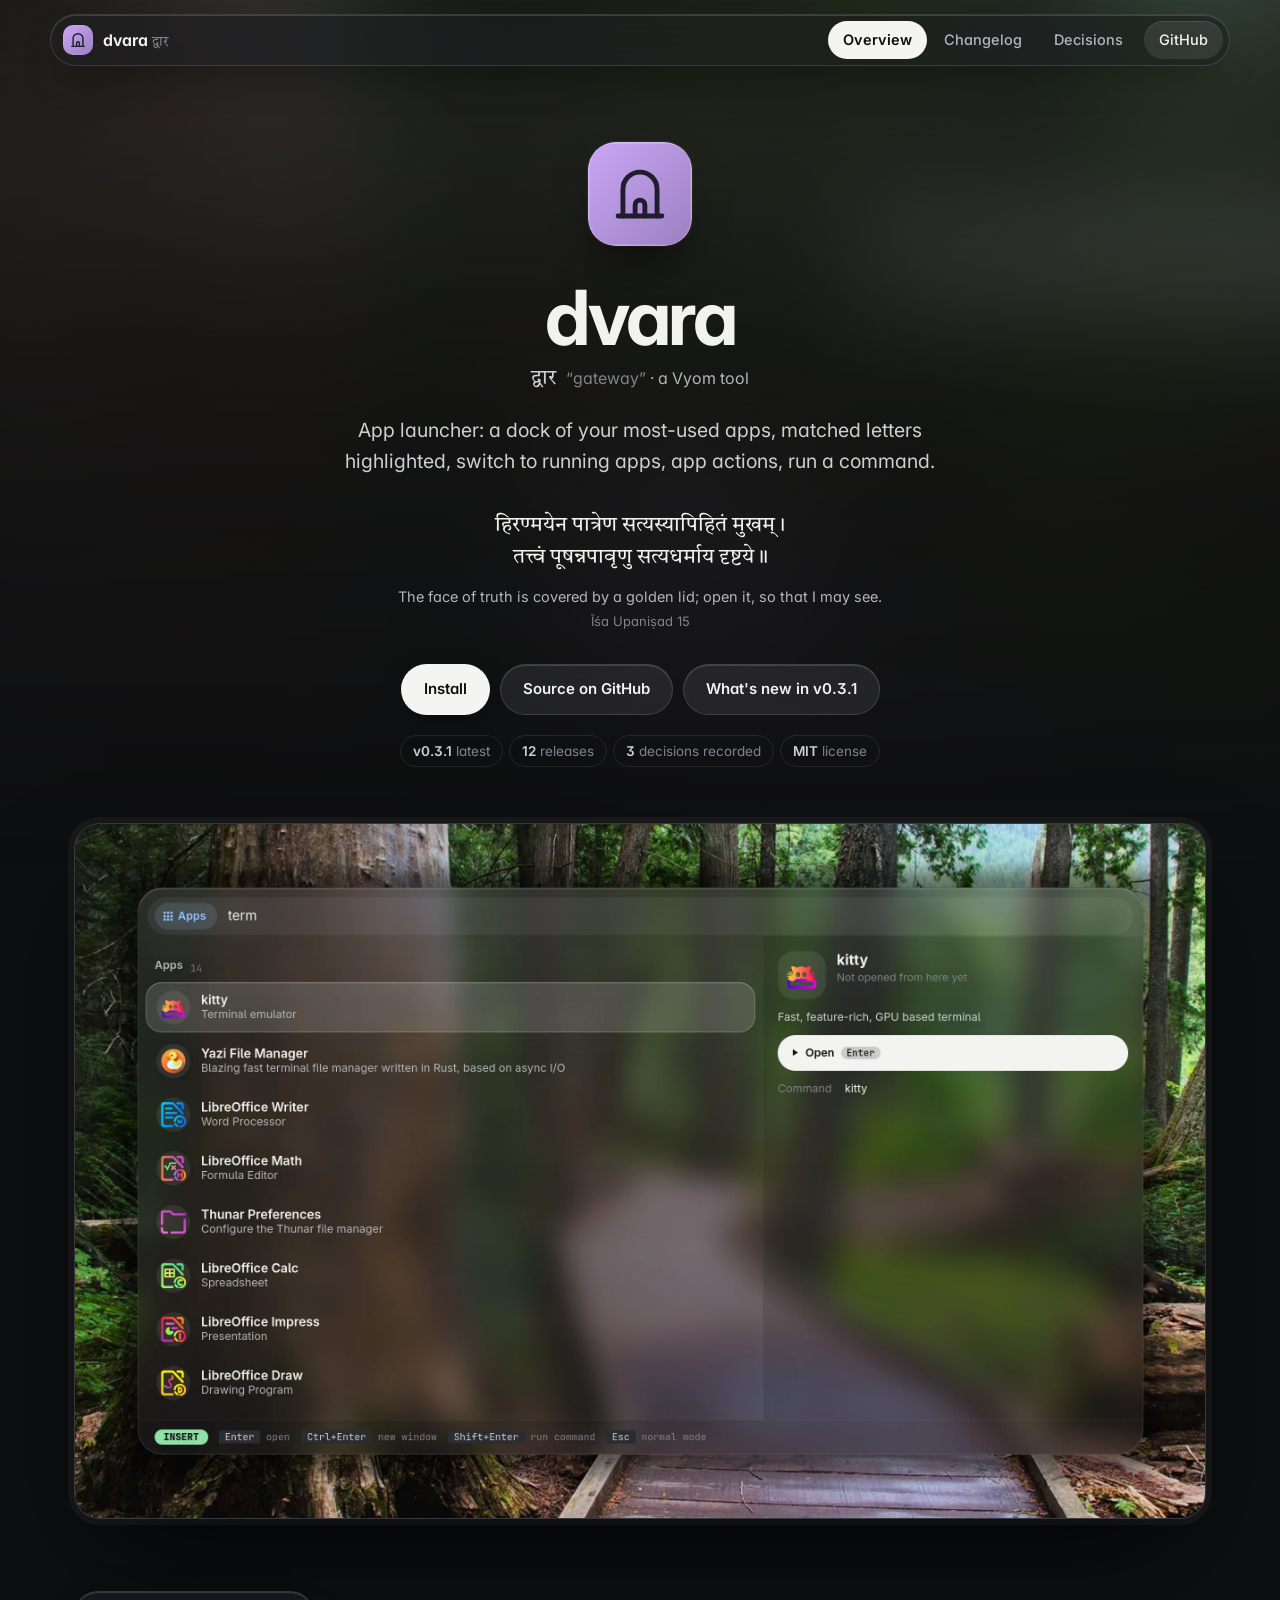
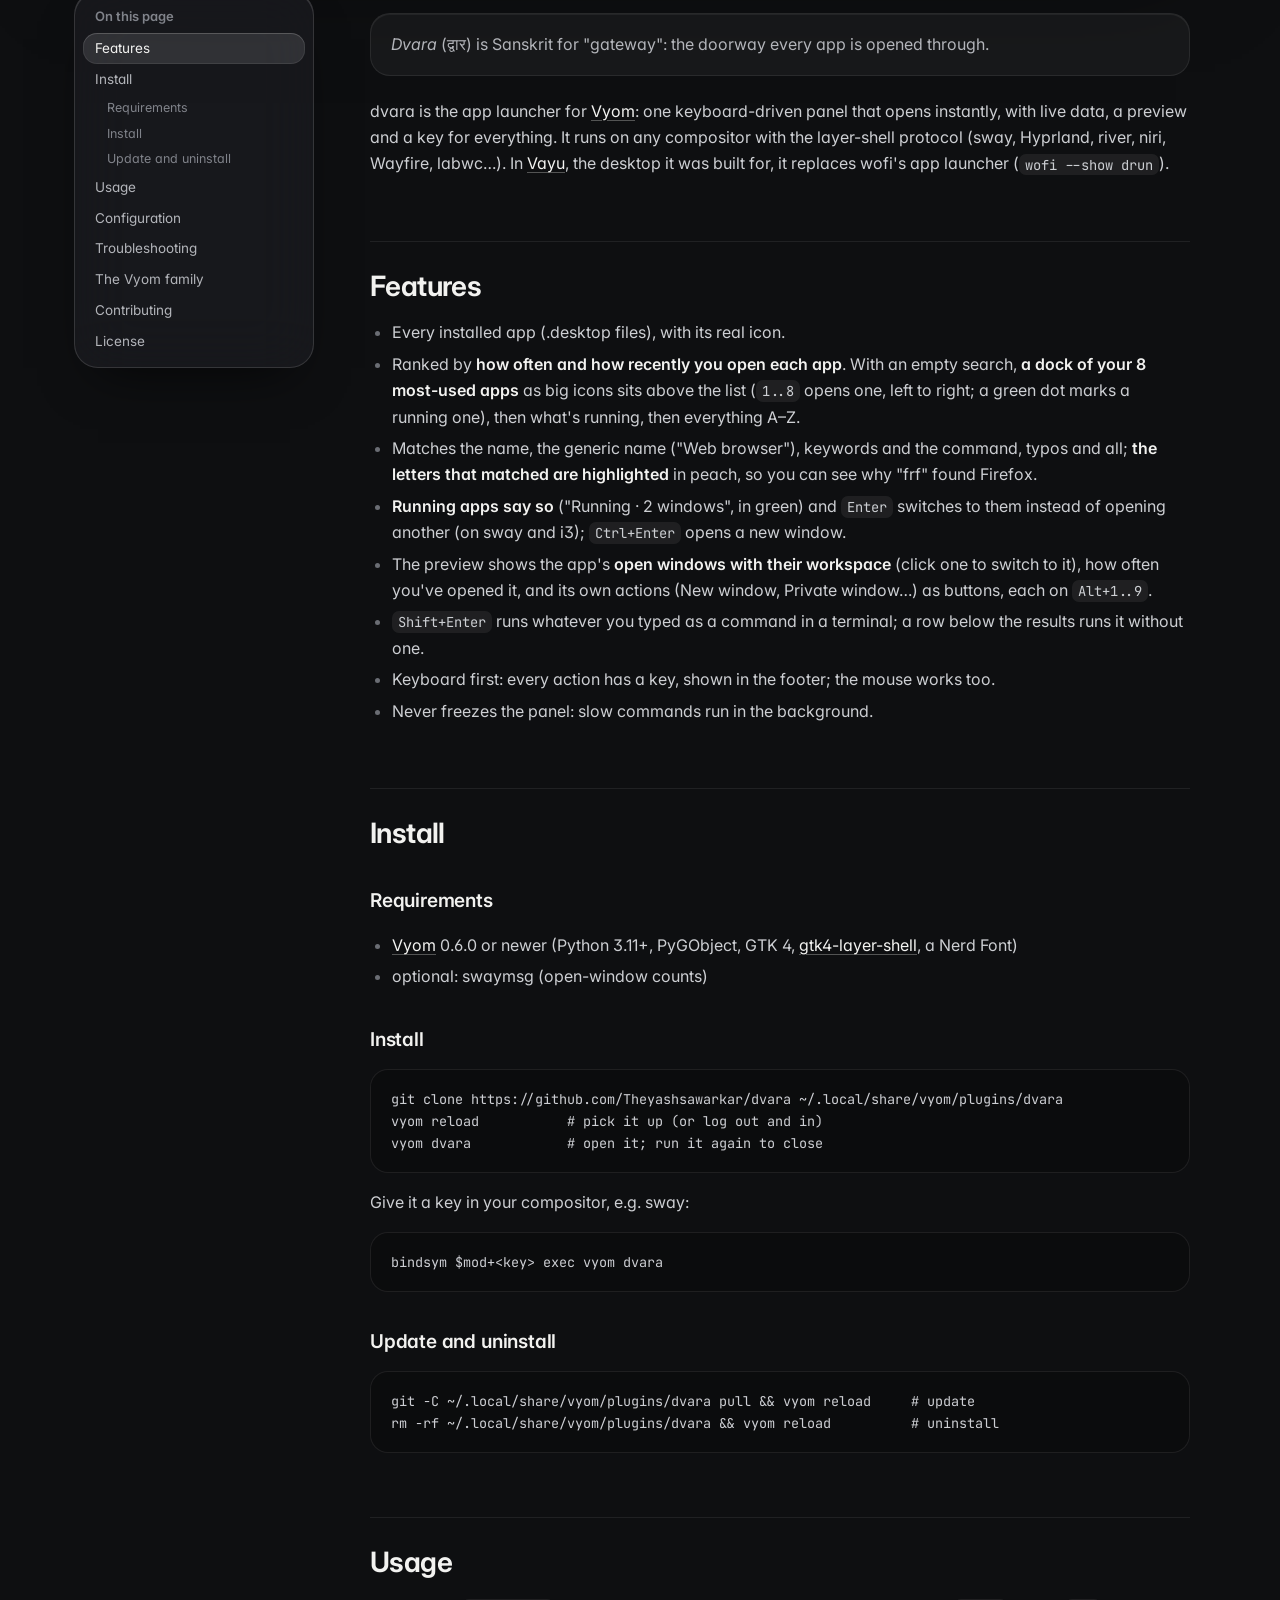
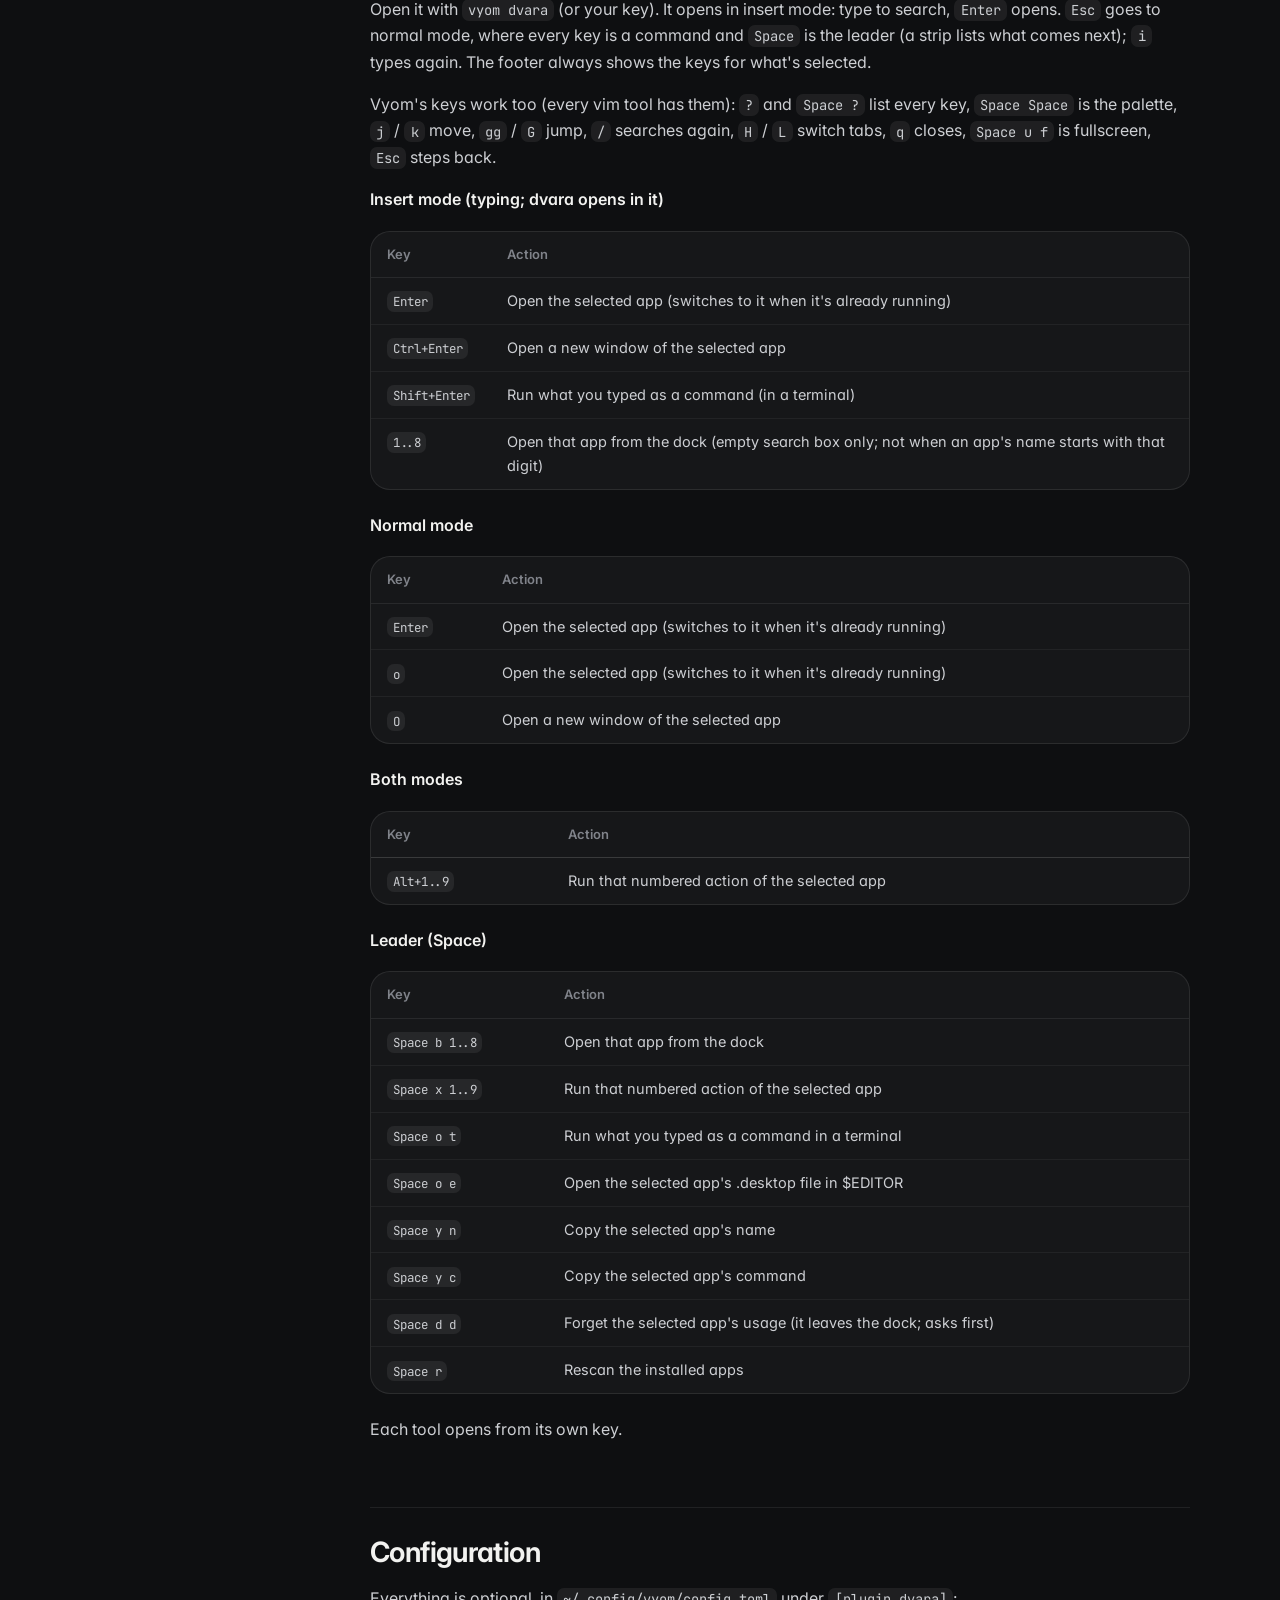
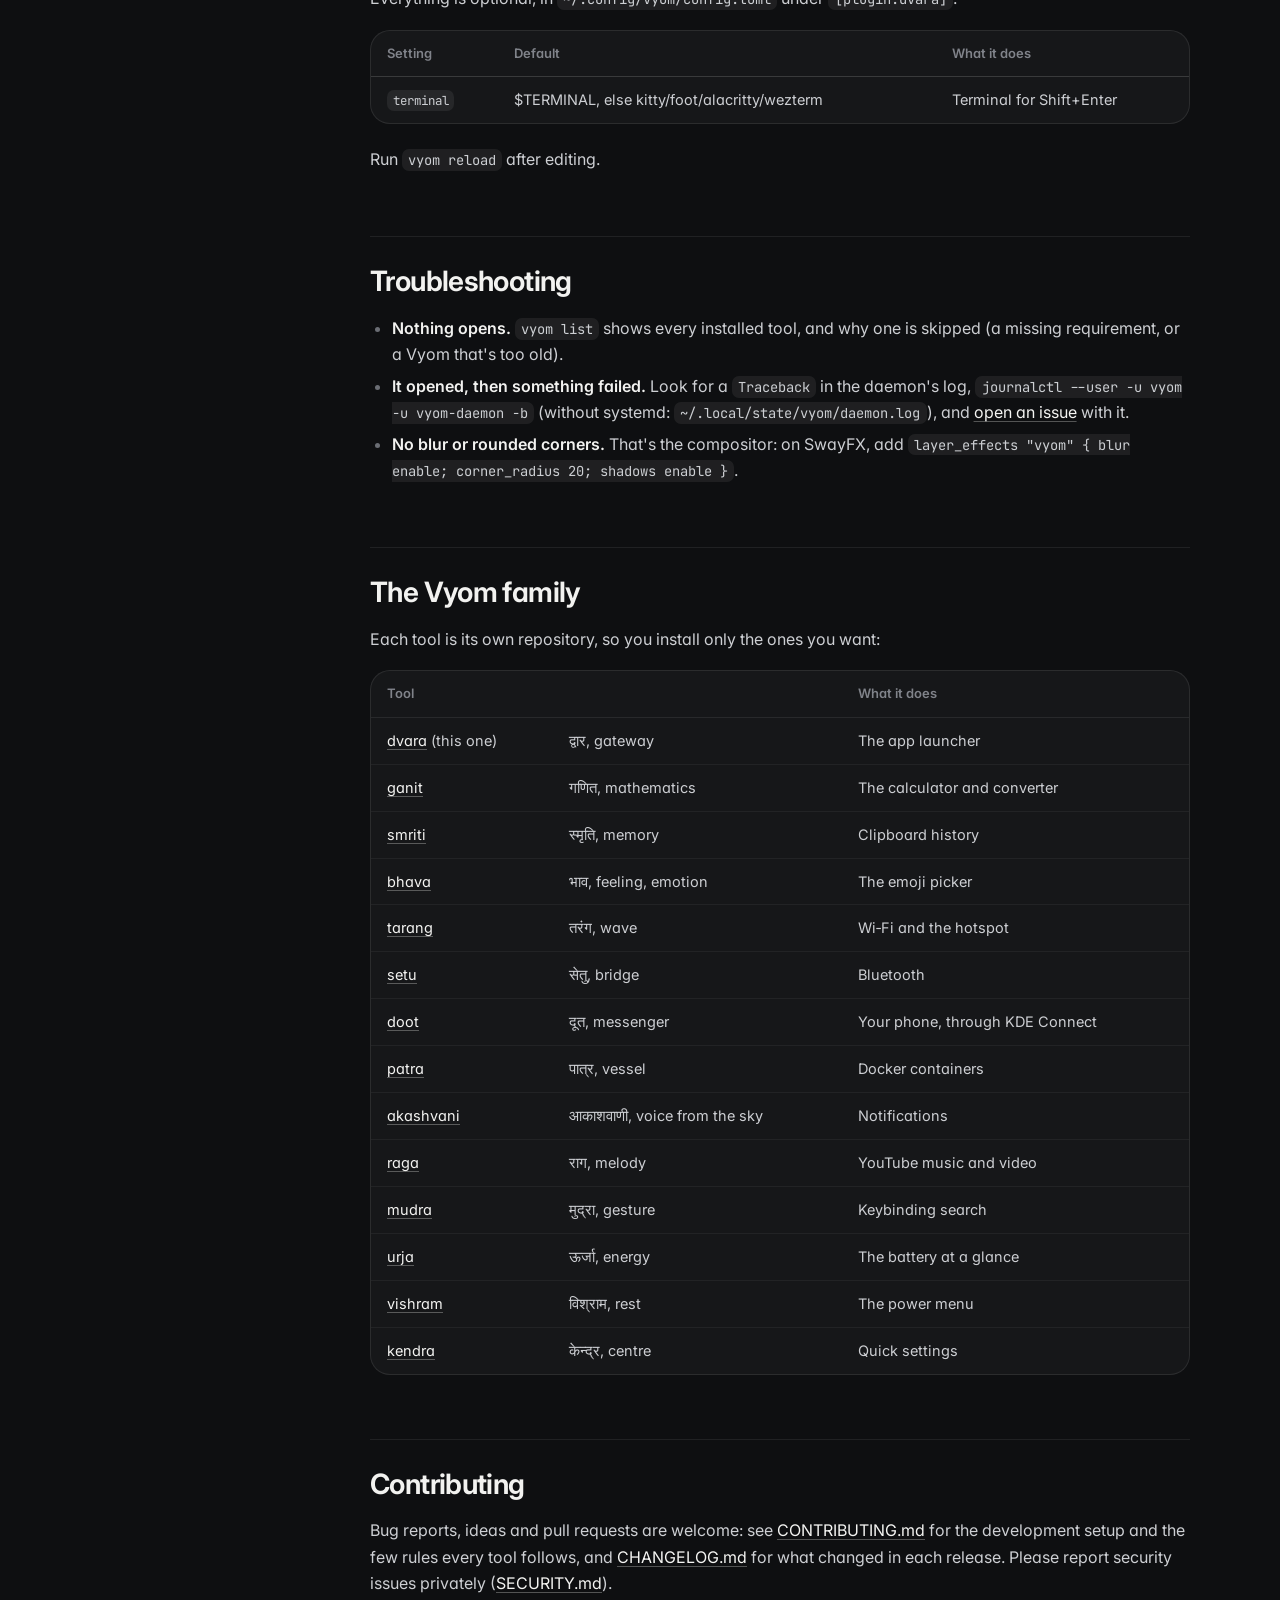
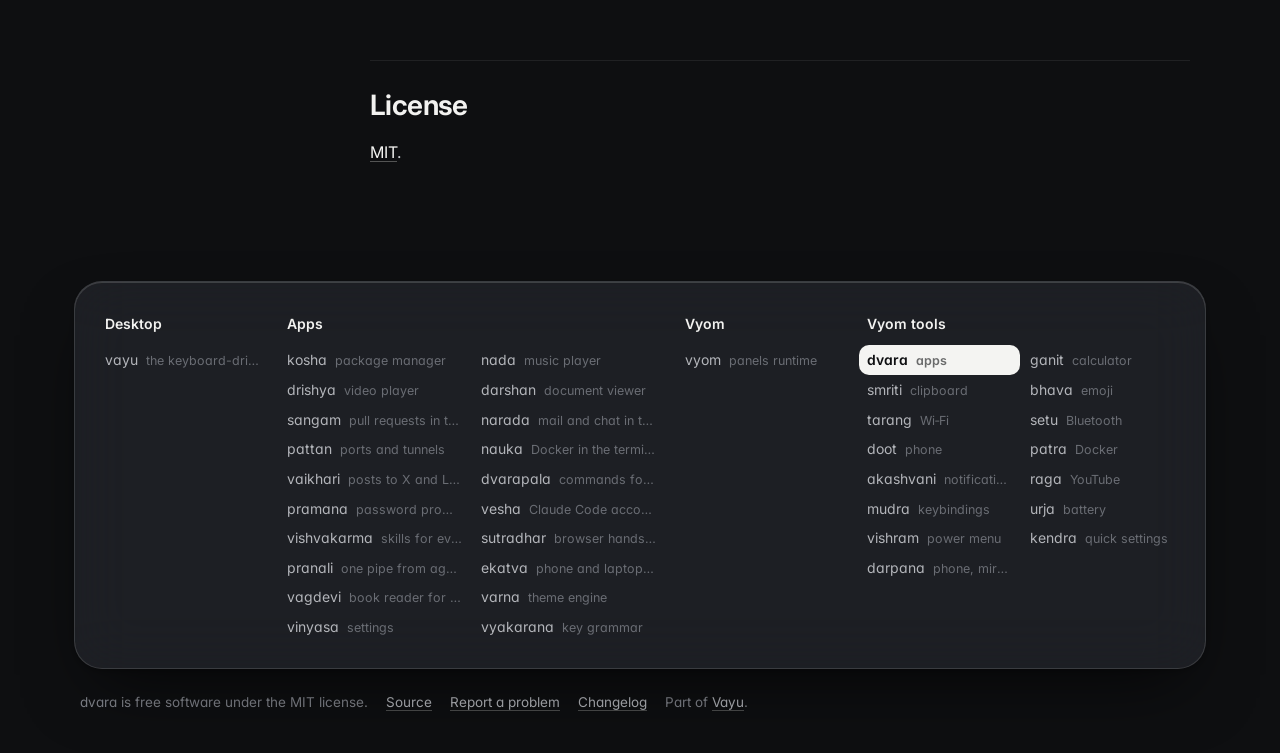
<file: docs/index.html>
<!doctype html>
<html lang="en">
<head>
<meta charset="utf-8">
<meta name="viewport" content="width=device-width, initial-scale=1">
<title>dvara · App launcher: a dock of your most-used apps, matched letters highlighted, switch to running apps, app actions, run a command.</title>
<meta name="description" content="App launcher: a dock of your most-used apps, matched letters highlighted, switch to running apps, app actions, run a command.">
<meta property="og:title" content="dvara · App launcher: a dock of your most-used apps, matched letters highlighted, switch to running apps, app actions, run a command.">
<meta property="og:description" content="App launcher: a dock of your most-used apps, matched letters highlighted, switch to running apps, app actions, run a command.">
<meta name="theme-color" content="#0e0f11">
<link rel="icon" href="assets/logo.svg" type="image/svg+xml">
<link rel="preconnect" href="https://fonts.googleapis.com">
<link rel="preconnect" href="https://fonts.gstatic.com" crossorigin>
<link href="https://fonts.googleapis.com/css2?family=Inter:wght@400;500;600;700&family=JetBrains+Mono:wght@400;500;600&family=Tiro+Devanagari+Sanskrit&display=swap" rel="stylesheet">
<link rel="stylesheet" href="assets/site.css">
<style>:root{--tool:#c9b6f2}.backdrop:before{background-image:url("assets/screenshots/dvara.webp")}</style>
</head>
<body class="home">
<div class="backdrop" aria-hidden="true"></div>
<header class="top"><div class="in">
<a class="brand" href="index.html"><img src="assets/logo.svg" alt=""><span>dvara <small>द्वार</small></span></a>
<nav><a href="index.html" class="on">Overview</a><a href="changelog.html" class="">Changelog</a><a href="adr/index.html" class=" hide">Decisions</a><a class="gh" href="https://github.com/Theyashsawarkar/dvara">GitHub</a></nav></div></header>
<header class="hero">
<img class="logo" src="assets/logo.svg" alt="dvara logo" width="104" height="104">
<h1>dvara</h1>
<div class="sa"><b lang="sa">द्वार</b> <i>“gateway”</i> · a Vyom tool</div>
<p class="lead">App launcher: a dock of your most-used apps, matched letters highlighted, switch to running apps, app actions, run a command.</p>
<figure class="shloka"><p lang="sa">हिरण्मयेन पात्रेण सत्यस्यापिहितं मुखम् ।<br>तत्त्वं पूषन्नपावृणु सत्यधर्माय दृष्टये ॥</p><figcaption>The face of truth is covered by a golden lid; open it, so that I may see. <cite>Īśa Upaniṣad 15</cite></figcaption></figure>
<div class="cta"><a class="btn primary" href="#install">Install</a><a class="btn" href="https://github.com/Theyashsawarkar/dvara">Source on GitHub</a><a class="btn" href="changelog.html">What's new in v0.3.1</a></div>
<div class="meta"><span><b>v0.3.1</b> latest</span><span><b>12</b> releases</span><span><b>3</b> decisions recorded</span><span><b>MIT</b> license</span></div>
</header>
<figure class="shot"><img src="assets/screenshots/dvara.webp" alt="dvara: searching term, kitty first, then Yazi and LibreOffice; the preview with Open (Enter) and the command it runs" fetchpriority="high"></figure>
<div class="wrap"><aside class="toc"><b>On this page</b><a class="l2" href="#features">Features</a><a class="l2" href="#install">Install</a><a class="l3" href="#requirements">Requirements</a><a class="l3" href="#install">Install</a><a class="l3" href="#update-and-uninstall">Update and uninstall</a><a class="l2" href="#usage">Usage</a><a class="l2" href="#configuration">Configuration</a><a class="l2" href="#troubleshooting">Troubleshooting</a><a class="l2" href="#the-vyom-family">The Vyom family</a><a class="l2" href="#contributing">Contributing</a><a class="l2" href="#license">License</a></aside><article>
<blockquote><p><em>Dvara</em> (द्वार) is Sanskrit for "gateway": the doorway every app is opened through.</p></blockquote>
<p>dvara is the app launcher for <a href="https://github.com/Theyashsawarkar/vyom">Vyom</a>: one keyboard-driven panel that opens instantly, with live data, a preview and a key for everything. It runs on any compositor with the layer-shell protocol (sway, Hyprland, river, niri, Wayfire, labwc…). In <a href="https://github.com/Theyashsawarkar/vayu">Vayu</a>, the desktop it was built for, it replaces wofi's app launcher (<code>wofi --show drun</code>).</p>
<h2 id="features"><a class="anchor" href="#features">#</a>Features</h2>
<ul><li>Every installed app (.desktop files), with its real icon.</li><li>Ranked by <strong>how often and how recently you open each app</strong>. With an empty search, <strong>a dock of your 8 most-used apps</strong> as big icons sits above the list (<code>1..8</code> opens one, left to right; a green dot marks a running one), then what's running, then everything A–Z.</li><li>Matches the name, the generic name ("Web browser"), keywords and the command, typos and all; <strong>the letters that matched are highlighted</strong> in peach, so you can see why "frf" found Firefox.</li><li><strong>Running apps say so</strong> ("Running · 2 windows", in green) and <code>Enter</code> switches to them instead of opening another (on sway and i3); <code>Ctrl+Enter</code> opens a new window.</li><li>The preview shows the app's <strong>open windows with their workspace</strong> (click one to switch to it), how often you've opened it, and its own actions (New window, Private window…) as buttons, each on <code>Alt+1..9</code>.</li><li><code>Shift+Enter</code> runs whatever you typed as a command in a terminal; a row below the results runs it without one.</li><li>Keyboard first: every action has a key, shown in the footer; the mouse works too.</li><li>Never freezes the panel: slow commands run in the background.</li></ul>
<h2 id="install"><a class="anchor" href="#install">#</a>Install</h2>
<h3 id="requirements"><a class="anchor" href="#requirements">#</a>Requirements</h3>
<ul><li><a href="https://github.com/Theyashsawarkar/vyom">Vyom</a> 0.6.0 or newer (Python 3.11+, PyGObject, GTK 4, <a href="https://github.com/wmww/gtk4-layer-shell">gtk4-layer-shell</a>, a Nerd Font)</li><li>optional: swaymsg (open-window counts)</li></ul>
<h3 id="install"><a class="anchor" href="#install">#</a>Install</h3>
<pre class="code" data-lang="sh"><code>git clone https://github.com/Theyashsawarkar/dvara ~/.local/share/vyom/plugins/dvara
vyom reload           # pick it up (or log out and in)
vyom dvara            # open it; run it again to close</code></pre>
<p>Give it a key in your compositor, e.g. sway:</p>
<pre class="code" data-lang="sh"><code>bindsym $mod+&lt;key&gt; exec vyom dvara</code></pre>
<h3 id="update-and-uninstall"><a class="anchor" href="#update-and-uninstall">#</a>Update and uninstall</h3>
<pre class="code" data-lang="sh"><code>git -C ~/.local/share/vyom/plugins/dvara pull &amp;&amp; vyom reload     # update
rm -rf ~/.local/share/vyom/plugins/dvara &amp;&amp; vyom reload          # uninstall</code></pre>
<h2 id="usage"><a class="anchor" href="#usage">#</a>Usage</h2>
<p>Open it with <code>vyom dvara</code> (or your key). It opens in insert mode: type to search, <code>Enter</code> opens. <code>Esc</code> goes to normal mode, where every key is a command and <code>Space</code> is the leader (a strip lists what comes next); <code>i</code> types again. The footer always shows the keys for what's selected.</p>
<!-- KEYS (generated by scripts/keybinds.py from dvara/vim.py) -->
<p>Vyom's keys work too (every vim tool has them): <code>?</code> and <code>Space ?</code> list every key, <code>Space Space</code> is the palette, <code>j</code> / <code>k</code> move, <code>gg</code> / <code>G</code> jump, <code>/</code> searches again, <code>H</code> / <code>L</code> switch tabs, <code>q</code> closes, <code>Space u f</code> is fullscreen, <code>Esc</code> steps back.</p>
<p><strong>Insert mode (typing; dvara opens in it)</strong></p>
<div class="table"><table><thead><tr><th>Key</th><th>Action</th></tr></thead><tbody><tr><td><code>Enter</code></td><td>Open the selected app (switches to it when it's already running)</td></tr><tr><td><code>Ctrl+Enter</code></td><td>Open a new window of the selected app</td></tr><tr><td><code>Shift+Enter</code></td><td>Run what you typed as a command (in a terminal)</td></tr><tr><td><code>1..8</code></td><td>Open that app from the dock (empty search box only; not when an app's name starts with that digit)</td></tr></tbody></table></div>
<p><strong>Normal mode</strong></p>
<div class="table"><table><thead><tr><th>Key</th><th>Action</th></tr></thead><tbody><tr><td><code>Enter</code></td><td>Open the selected app (switches to it when it's already running)</td></tr><tr><td><code>o</code></td><td>Open the selected app (switches to it when it's already running)</td></tr><tr><td><code>O</code></td><td>Open a new window of the selected app</td></tr></tbody></table></div>
<p><strong>Both modes</strong></p>
<div class="table"><table><thead><tr><th>Key</th><th>Action</th></tr></thead><tbody><tr><td><code>Alt+1..9</code></td><td>Run that numbered action of the selected app</td></tr></tbody></table></div>
<p><strong>Leader (Space)</strong></p>
<div class="table"><table><thead><tr><th>Key</th><th>Action</th></tr></thead><tbody><tr><td><code>Space b 1..8</code></td><td>Open that app from the dock</td></tr><tr><td><code>Space x 1..9</code></td><td>Run that numbered action of the selected app</td></tr><tr><td><code>Space o t</code></td><td>Run what you typed as a command in a terminal</td></tr><tr><td><code>Space o e</code></td><td>Open the selected app's .desktop file in $EDITOR</td></tr><tr><td><code>Space y n</code></td><td>Copy the selected app's name</td></tr><tr><td><code>Space y c</code></td><td>Copy the selected app's command</td></tr><tr><td><code>Space d d</code></td><td>Forget the selected app's usage (it leaves the dock; asks first)</td></tr><tr><td><code>Space r</code></td><td>Rescan the installed apps</td></tr></tbody></table></div>
<!-- END KEYS -->
<p>Each tool opens from its own key.</p>
<h2 id="configuration"><a class="anchor" href="#configuration">#</a>Configuration</h2>
<p>Everything is optional, in <code>~/.config/vyom/config.toml</code> under <code>[plugin.dvara]</code>:</p>
<div class="table"><table><thead><tr><th>Setting</th><th>Default</th><th>What it does</th></tr></thead><tbody><tr><td><code>terminal</code></td><td>$TERMINAL, else kitty/foot/alacritty/wezterm</td><td>Terminal for Shift+Enter</td></tr></tbody></table></div>
<p>Run <code>vyom reload</code> after editing.</p>
<h2 id="troubleshooting"><a class="anchor" href="#troubleshooting">#</a>Troubleshooting</h2>
<ul><li><strong>Nothing opens.</strong> <code>vyom list</code> shows every installed tool, and why one is skipped (a missing requirement, or a Vyom that's too old).</li><li><strong>It opened, then something failed.</strong> Look for a <code>Traceback</code> in the daemon's log, <code>journalctl --user -u vyom -u vyom-daemon -b</code> (without systemd: <code>~/.local/state/vyom/daemon.log</code>), and <a href="https://github.com/Theyashsawarkar/dvara/issues/new/choose">open an issue</a> with it.</li><li><strong>No blur or rounded corners.</strong> That's the compositor: on SwayFX, add <code>layer_effects &quot;vyom&quot; { blur enable; corner_radius 20; shadows enable }</code>.</li></ul>
<h2 id="the-vyom-family"><a class="anchor" href="#the-vyom-family">#</a>The Vyom family</h2>
<p>Each tool is its own repository, so you install only the ones you want:</p>
<div class="table"><table><thead><tr><th>Tool</th><th></th><th>What it does</th></tr></thead><tbody><tr><td><a href="https://github.com/Theyashsawarkar/dvara">dvara</a> (this one)</td><td>द्वार, gateway</td><td>The app launcher</td></tr><tr><td><a href="https://github.com/Theyashsawarkar/ganit">ganit</a></td><td>गणित, mathematics</td><td>The calculator and converter</td></tr><tr><td><a href="https://github.com/Theyashsawarkar/smriti">smriti</a></td><td>स्मृति, memory</td><td>Clipboard history</td></tr><tr><td><a href="https://github.com/Theyashsawarkar/bhava">bhava</a></td><td>भाव, feeling, emotion</td><td>The emoji picker</td></tr><tr><td><a href="https://github.com/Theyashsawarkar/tarang">tarang</a></td><td>तरंग, wave</td><td>Wi‑Fi and the hotspot</td></tr><tr><td><a href="https://github.com/Theyashsawarkar/setu">setu</a></td><td>सेतु, bridge</td><td>Bluetooth</td></tr><tr><td><a href="https://github.com/Theyashsawarkar/doot">doot</a></td><td>दूत, messenger</td><td>Your phone, through KDE Connect</td></tr><tr><td><a href="https://github.com/Theyashsawarkar/patra">patra</a></td><td>पात्र, vessel</td><td>Docker containers</td></tr><tr><td><a href="https://github.com/Theyashsawarkar/akashvani">akashvani</a></td><td>आकाशवाणी, voice from the sky</td><td>Notifications</td></tr><tr><td><a href="https://github.com/Theyashsawarkar/raga">raga</a></td><td>राग, melody</td><td>YouTube music and video</td></tr><tr><td><a href="https://github.com/Theyashsawarkar/mudra">mudra</a></td><td>मुद्रा, gesture</td><td>Keybinding search</td></tr><tr><td><a href="https://github.com/Theyashsawarkar/urja">urja</a></td><td>ऊर्जा, energy</td><td>The battery at a glance</td></tr><tr><td><a href="https://github.com/Theyashsawarkar/vishram">vishram</a></td><td>विश्राम, rest</td><td>The power menu</td></tr><tr><td><a href="https://github.com/Theyashsawarkar/kendra">kendra</a></td><td>केन्द्र, centre</td><td>Quick settings</td></tr></tbody></table></div>
<h2 id="contributing"><a class="anchor" href="#contributing">#</a>Contributing</h2>
<p>Bug reports, ideas and pull requests are welcome: see <a href="https://github.com/Theyashsawarkar/dvara/blob/main/CONTRIBUTING.md">CONTRIBUTING.md</a> for the development setup and the few rules every tool follows, and <a href="changelog.html">CHANGELOG.md</a> for what changed in each release. Please report security issues privately (<a href="https://github.com/Theyashsawarkar/dvara/blob/main/SECURITY.md">SECURITY.md</a>).</p>
<h2 id="license"><a class="anchor" href="#license">#</a>License</h2>
<p><a href="https://github.com/Theyashsawarkar/dvara/blob/main/LICENSE">MIT</a>.</p>
</article></div>
<footer><div class="in glass"><div class=""><h4>Desktop</h4><div class="list"><a href="https://vayu.theyashsawarkar.dev/" class="">vayu <span>the keyboard-driven Wayland desktop</span></a></div></div><div class="g2"><h4>Apps</h4><div class="list"><a href="https://kosha.theyashsawarkar.dev/" class="">kosha <span>package manager</span></a><a href="https://nada.theyashsawarkar.dev/" class="">nada <span>music player</span></a><a href="https://drishya.theyashsawarkar.dev/" class="">drishya <span>video player</span></a><a href="https://darshan.theyashsawarkar.dev/" class="">darshan <span>document viewer</span></a><a href="https://sangam.theyashsawarkar.dev/" class="">sangam <span>pull requests in the terminal</span></a><a href="https://narada.theyashsawarkar.dev/" class="">narada <span>mail and chat in the terminal</span></a><a href="https://pattan.theyashsawarkar.dev/" class="">pattan <span>ports and tunnels</span></a><a href="https://nauka.theyashsawarkar.dev/" class="">nauka <span>Docker in the terminal</span></a><a href="https://vaikhari.theyashsawarkar.dev/" class="">vaikhari <span>posts to X and LinkedIn</span></a><a href="https://dvarapala.theyashsawarkar.dev/" class="">dvarapala <span>commands for AI agents, approved</span></a><a href="https://pramana.theyashsawarkar.dev/" class="">pramana <span>password prompts</span></a><a href="https://vesha.theyashsawarkar.dev/" class="">vesha <span>Claude Code accounts</span></a><a href="https://vishvakarma.theyashsawarkar.dev/" class="">vishvakarma <span>skills for every AI agent</span></a><a href="https://sutradhar.theyashsawarkar.dev/" class="">sutradhar <span>browser hands for AI agents</span></a><a href="https://pranali.theyashsawarkar.dev/" class="">pranali <span>one pipe from agents to tools</span></a><a href="https://ekatva.theyashsawarkar.dev/" class="">ekatva <span>phone and laptop, linked</span></a><a href="https://vagdevi.theyashsawarkar.dev/" class="">vagdevi <span>book reader for Android</span></a><a href="https://varna.theyashsawarkar.dev/" class="">varna <span>theme engine</span></a><a href="https://vinyasa.theyashsawarkar.dev/" class="">vinyasa <span>settings</span></a><a href="https://vyakarana.theyashsawarkar.dev/" class="">vyakarana <span>key grammar</span></a></div></div><div class=""><h4>Vyom</h4><div class="list"><a href="https://vyom.theyashsawarkar.dev/" class="">vyom <span>panels runtime</span></a></div></div><div class="g2"><h4>Vyom tools</h4><div class="list"><a href="https://dvara.theyashsawarkar.dev/" class="me" aria-current="page">dvara <span>apps</span></a><a href="https://ganit.theyashsawarkar.dev/" class="">ganit <span>calculator</span></a><a href="https://smriti.theyashsawarkar.dev/" class="">smriti <span>clipboard</span></a><a href="https://bhava.theyashsawarkar.dev/" class="">bhava <span>emoji</span></a><a href="https://tarang.theyashsawarkar.dev/" class="">tarang <span>Wi‑Fi</span></a><a href="https://setu.theyashsawarkar.dev/" class="">setu <span>Bluetooth</span></a><a href="https://doot.theyashsawarkar.dev/" class="">doot <span>phone</span></a><a href="https://patra.theyashsawarkar.dev/" class="">patra <span>Docker</span></a><a href="https://akashvani.theyashsawarkar.dev/" class="">akashvani <span>notifications</span></a><a href="https://raga.theyashsawarkar.dev/" class="">raga <span>YouTube</span></a><a href="https://mudra.theyashsawarkar.dev/" class="">mudra <span>keybindings</span></a><a href="https://urja.theyashsawarkar.dev/" class="">urja <span>battery</span></a><a href="https://vishram.theyashsawarkar.dev/" class="">vishram <span>power menu</span></a><a href="https://kendra.theyashsawarkar.dev/" class="">kendra <span>quick settings</span></a><a href="https://darpana.theyashsawarkar.dev/" class="">darpana <span>phone, mirrored</span></a></div></div></div>
<div class="bottom"><span>dvara is free software under the MIT license.</span><a href="https://github.com/Theyashsawarkar/dvara">Source</a><a href="https://github.com/Theyashsawarkar/dvara/issues">Report a problem</a><a href="changelog.html">Changelog</a><span>Part of <a href="https://vayu.theyashsawarkar.dev/">Vayu</a>.</span></div></footer>
<script>
document.querySelectorAll('pre.code').forEach(p=>{const b=document.createElement('button');b.className='copy';b.type='button';b.textContent='Copy';
b.onclick=()=>{navigator.clipboard.writeText(p.querySelector('code').innerText).then(()=>{b.textContent='Copied';b.classList.add('done');setTimeout(()=>{b.textContent='Copy';b.classList.remove('done')},1400)})};p.appendChild(b)});
const links=[...document.querySelectorAll('.toc a')];if(links.length){const hs=links.map(a=>document.getElementById(a.hash.slice(1))).filter(Boolean);
const on=()=>{let cur=hs[0];for(const h of hs){if(h.getBoundingClientRect().top<120)cur=h}links.forEach(a=>a.classList.toggle('on',cur&&a.hash==='#'+cur.id))};
addEventListener('scroll',on,{passive:true});on()}
</script>
</body>
</html>
</file>
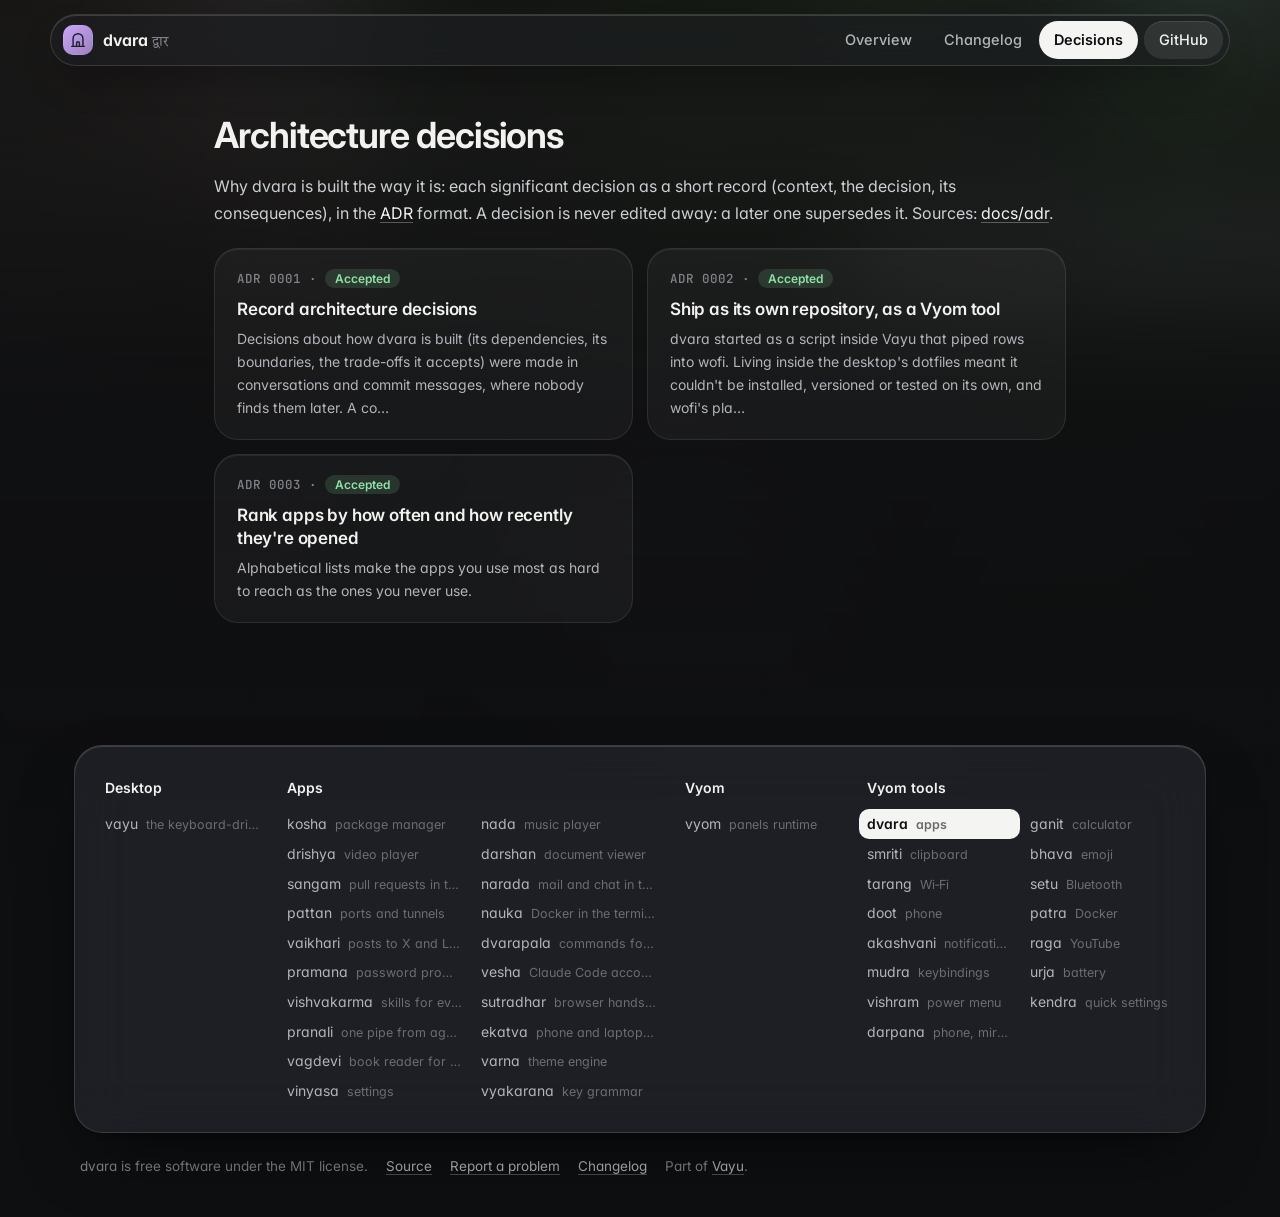
<file: docs/adr/index.html>
<!doctype html>
<html lang="en">
<head>
<meta charset="utf-8">
<meta name="viewport" content="width=device-width, initial-scale=1">
<title>Decisions · dvara</title>
<meta name="description" content="App launcher: a dock of your most-used apps, matched letters highlighted, switch to running apps, app actions, run a command.">
<meta property="og:title" content="Decisions · dvara">
<meta property="og:description" content="App launcher: a dock of your most-used apps, matched letters highlighted, switch to running apps, app actions, run a command.">
<meta name="theme-color" content="#0e0f11">
<link rel="icon" href="../assets/logo.svg" type="image/svg+xml">
<link rel="preconnect" href="https://fonts.googleapis.com">
<link rel="preconnect" href="https://fonts.gstatic.com" crossorigin>
<link href="https://fonts.googleapis.com/css2?family=Inter:wght@400;500;600;700&family=JetBrains+Mono:wght@400;500;600&family=Tiro+Devanagari+Sanskrit&display=swap" rel="stylesheet">
<link rel="stylesheet" href="../assets/site.css">
<style>:root{--tool:#c9b6f2}.backdrop:before{background-image:url("../assets/screenshots/dvara.webp")}</style>
</head>
<body class="sub">
<div class="backdrop" aria-hidden="true"></div>
<header class="top"><div class="in">
<a class="brand" href="../index.html"><img src="../assets/logo.svg" alt=""><span>dvara <small>द्वार</small></span></a>
<nav><a href="../index.html" class="">Overview</a><a href="../changelog.html" class="">Changelog</a><a href="../adr/index.html" class="on hide">Decisions</a><a class="gh" href="https://github.com/Theyashsawarkar/dvara">GitHub</a></nav></div></header>

<div class="wrap solo"><article>
<h2>Architecture decisions</h2><p>Why dvara is built the way it is: each significant decision as a short record (context, the decision, its consequences), in the <a href="https://cognitect.com/blog/2011/11/15/documenting-architecture-decisions">ADR</a> format. A decision is never edited away: a later one supersedes it. Sources: <a href="https://github.com/Theyashsawarkar/dvara/tree/main/docs/adr">docs/adr</a>.</p><div class="cards"><a class="card" href="0001-record-architecture-decisions.html"><div class="n">ADR 0001 · <span class="status accepted">Accepted</span></div><h3>Record architecture decisions</h3><p>Decisions about how dvara is built (its dependencies, its boundaries, the trade-offs it accepts) were made in conversations and commit messages, where nobody finds them later. A co…</p></a><a class="card" href="0002-own-repository-as-a-vyom-tool.html"><div class="n">ADR 0002 · <span class="status accepted">Accepted</span></div><h3>Ship as its own repository, as a Vyom tool</h3><p>dvara started as a script inside Vayu that piped rows into wofi. Living inside the desktop&#x27;s dotfiles meant it couldn&#x27;t be installed, versioned or tested on its own, and wofi&#x27;s pla…</p></a><a class="card" href="0003-rank-by-frecency.html"><div class="n">ADR 0003 · <span class="status accepted">Accepted</span></div><h3>Rank apps by how often and how recently they&#x27;re opened</h3><p>Alphabetical lists make the apps you use most as hard to reach as the ones you never use.</p></a></div>
</article></div>
<footer><div class="in glass"><div class=""><h4>Desktop</h4><div class="list"><a href="https://vayu.theyashsawarkar.dev/" class="">vayu <span>the keyboard-driven Wayland desktop</span></a></div></div><div class="g2"><h4>Apps</h4><div class="list"><a href="https://kosha.theyashsawarkar.dev/" class="">kosha <span>package manager</span></a><a href="https://nada.theyashsawarkar.dev/" class="">nada <span>music player</span></a><a href="https://drishya.theyashsawarkar.dev/" class="">drishya <span>video player</span></a><a href="https://darshan.theyashsawarkar.dev/" class="">darshan <span>document viewer</span></a><a href="https://sangam.theyashsawarkar.dev/" class="">sangam <span>pull requests in the terminal</span></a><a href="https://narada.theyashsawarkar.dev/" class="">narada <span>mail and chat in the terminal</span></a><a href="https://pattan.theyashsawarkar.dev/" class="">pattan <span>ports and tunnels</span></a><a href="https://nauka.theyashsawarkar.dev/" class="">nauka <span>Docker in the terminal</span></a><a href="https://vaikhari.theyashsawarkar.dev/" class="">vaikhari <span>posts to X and LinkedIn</span></a><a href="https://dvarapala.theyashsawarkar.dev/" class="">dvarapala <span>commands for AI agents, approved</span></a><a href="https://pramana.theyashsawarkar.dev/" class="">pramana <span>password prompts</span></a><a href="https://vesha.theyashsawarkar.dev/" class="">vesha <span>Claude Code accounts</span></a><a href="https://vishvakarma.theyashsawarkar.dev/" class="">vishvakarma <span>skills for every AI agent</span></a><a href="https://sutradhar.theyashsawarkar.dev/" class="">sutradhar <span>browser hands for AI agents</span></a><a href="https://pranali.theyashsawarkar.dev/" class="">pranali <span>one pipe from agents to tools</span></a><a href="https://ekatva.theyashsawarkar.dev/" class="">ekatva <span>phone and laptop, linked</span></a><a href="https://vagdevi.theyashsawarkar.dev/" class="">vagdevi <span>book reader for Android</span></a><a href="https://varna.theyashsawarkar.dev/" class="">varna <span>theme engine</span></a><a href="https://vinyasa.theyashsawarkar.dev/" class="">vinyasa <span>settings</span></a><a href="https://vyakarana.theyashsawarkar.dev/" class="">vyakarana <span>key grammar</span></a></div></div><div class=""><h4>Vyom</h4><div class="list"><a href="https://vyom.theyashsawarkar.dev/" class="">vyom <span>panels runtime</span></a></div></div><div class="g2"><h4>Vyom tools</h4><div class="list"><a href="https://dvara.theyashsawarkar.dev/" class="me" aria-current="page">dvara <span>apps</span></a><a href="https://ganit.theyashsawarkar.dev/" class="">ganit <span>calculator</span></a><a href="https://smriti.theyashsawarkar.dev/" class="">smriti <span>clipboard</span></a><a href="https://bhava.theyashsawarkar.dev/" class="">bhava <span>emoji</span></a><a href="https://tarang.theyashsawarkar.dev/" class="">tarang <span>Wi‑Fi</span></a><a href="https://setu.theyashsawarkar.dev/" class="">setu <span>Bluetooth</span></a><a href="https://doot.theyashsawarkar.dev/" class="">doot <span>phone</span></a><a href="https://patra.theyashsawarkar.dev/" class="">patra <span>Docker</span></a><a href="https://akashvani.theyashsawarkar.dev/" class="">akashvani <span>notifications</span></a><a href="https://raga.theyashsawarkar.dev/" class="">raga <span>YouTube</span></a><a href="https://mudra.theyashsawarkar.dev/" class="">mudra <span>keybindings</span></a><a href="https://urja.theyashsawarkar.dev/" class="">urja <span>battery</span></a><a href="https://vishram.theyashsawarkar.dev/" class="">vishram <span>power menu</span></a><a href="https://kendra.theyashsawarkar.dev/" class="">kendra <span>quick settings</span></a><a href="https://darpana.theyashsawarkar.dev/" class="">darpana <span>phone, mirrored</span></a></div></div></div>
<div class="bottom"><span>dvara is free software under the MIT license.</span><a href="https://github.com/Theyashsawarkar/dvara">Source</a><a href="https://github.com/Theyashsawarkar/dvara/issues">Report a problem</a><a href="../changelog.html">Changelog</a><span>Part of <a href="https://vayu.theyashsawarkar.dev/">Vayu</a>.</span></div></footer>
<script>
document.querySelectorAll('pre.code').forEach(p=>{const b=document.createElement('button');b.className='copy';b.type='button';b.textContent='Copy';
b.onclick=()=>{navigator.clipboard.writeText(p.querySelector('code').innerText).then(()=>{b.textContent='Copied';b.classList.add('done');setTimeout(()=>{b.textContent='Copy';b.classList.remove('done')},1400)})};p.appendChild(b)});
const links=[...document.querySelectorAll('.toc a')];if(links.length){const hs=links.map(a=>document.getElementById(a.hash.slice(1))).filter(Boolean);
const on=()=>{let cur=hs[0];for(const h of hs){if(h.getBoundingClientRect().top<120)cur=h}links.forEach(a=>a.classList.toggle('on',cur&&a.hash==='#'+cur.id))};
addEventListener('scroll',on,{passive:true});on()}
</script>
</body>
</html>
</file>
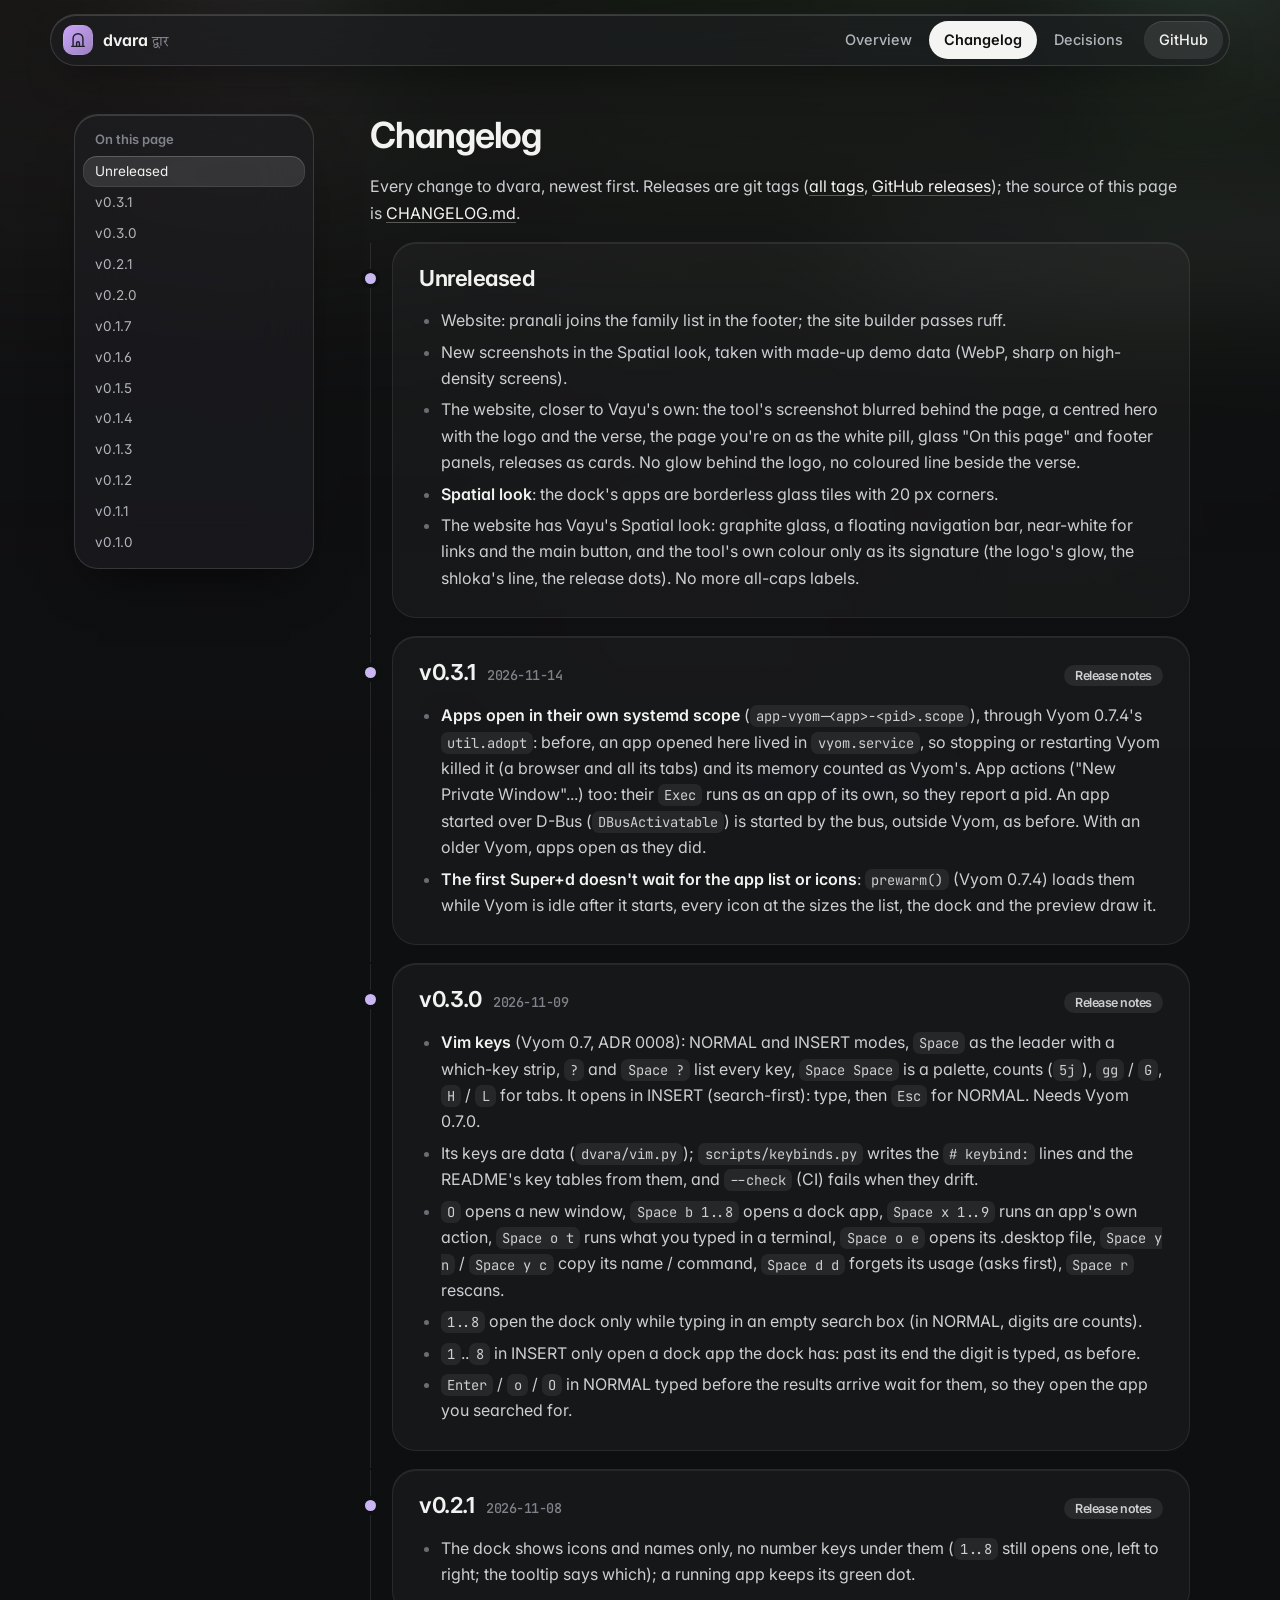
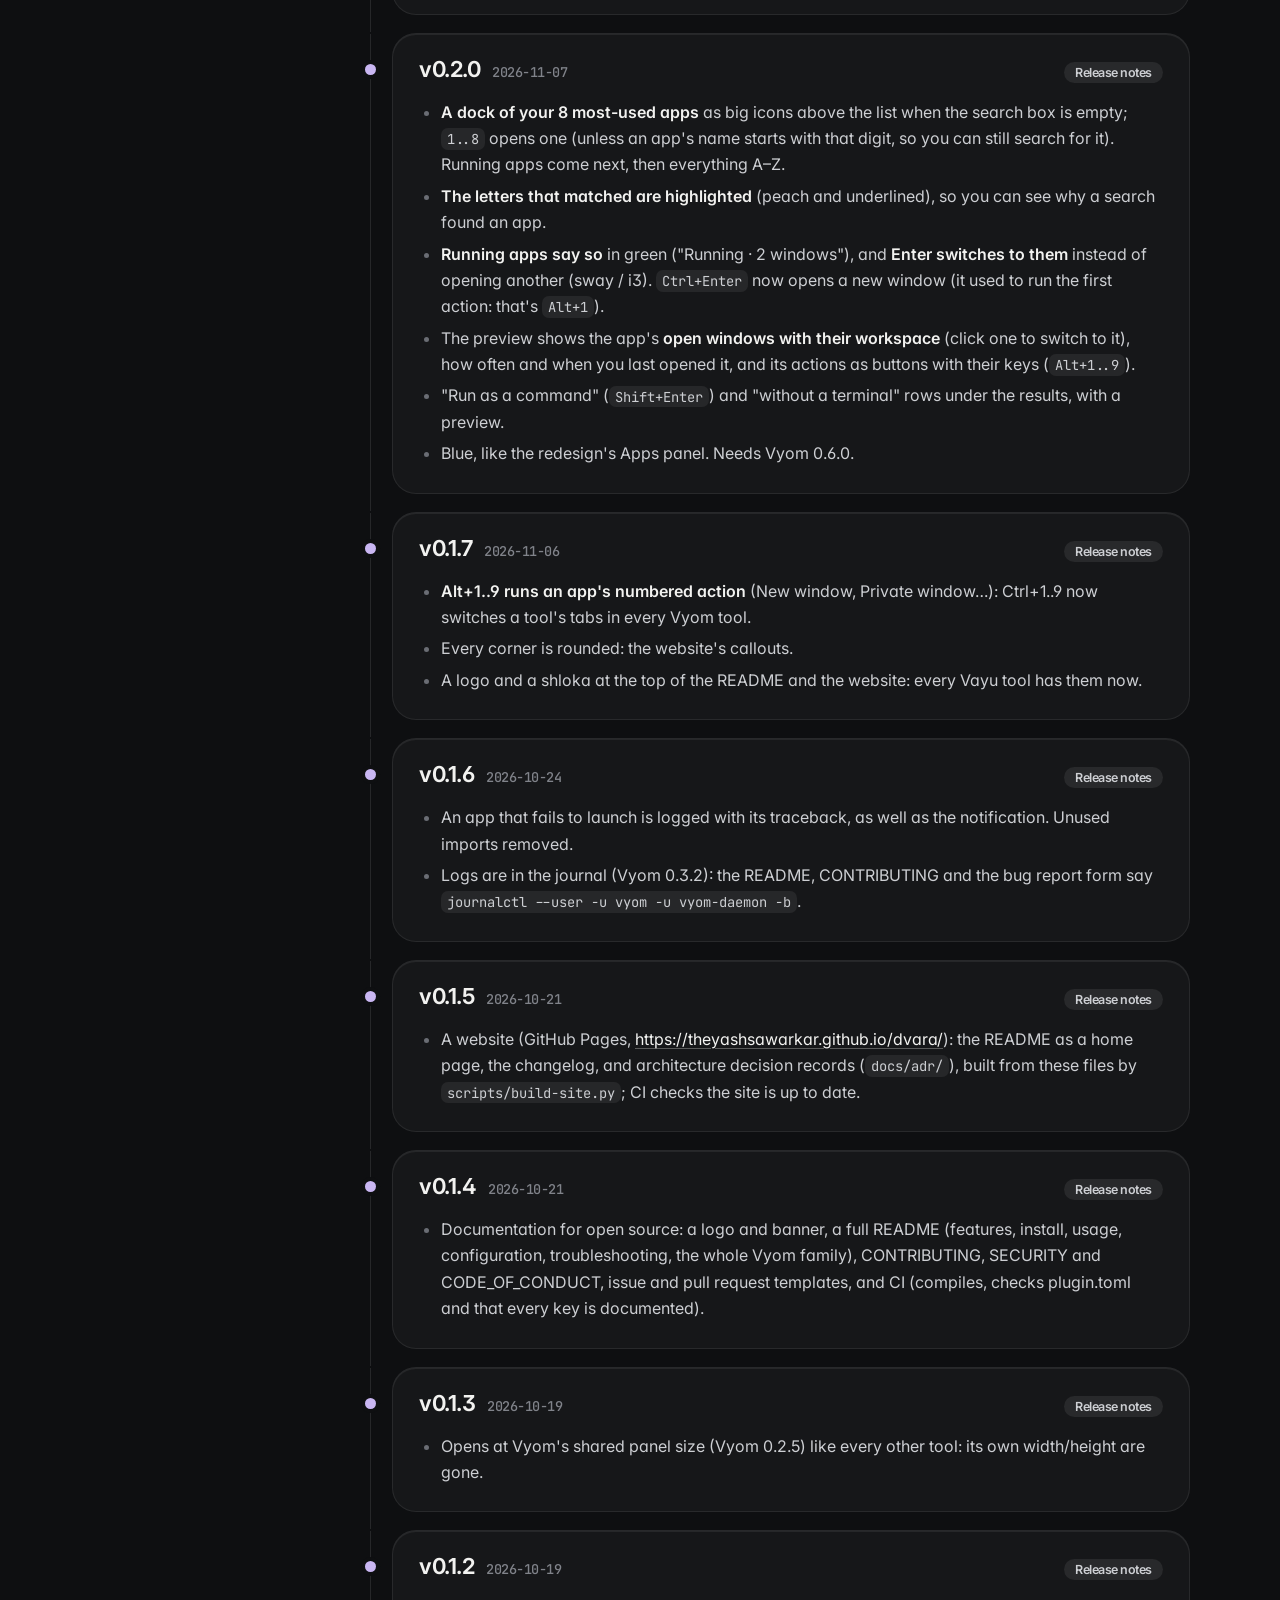
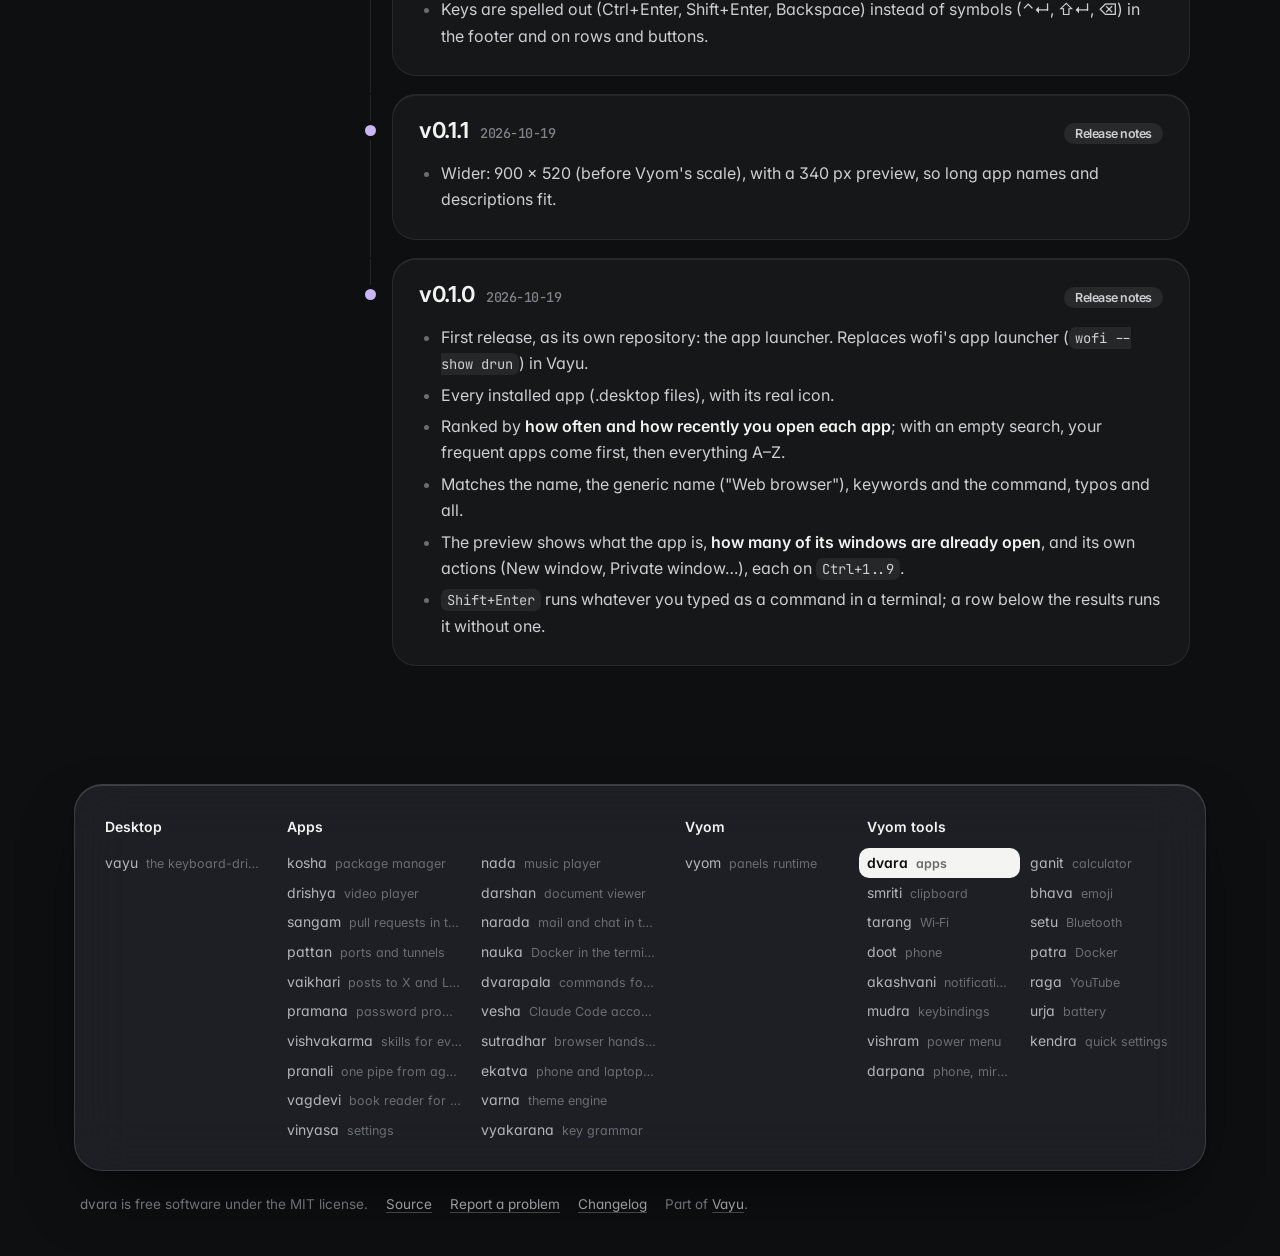
<file: docs/changelog.html>
<!doctype html>
<html lang="en">
<head>
<meta charset="utf-8">
<meta name="viewport" content="width=device-width, initial-scale=1">
<title>Changelog · dvara</title>
<meta name="description" content="App launcher: a dock of your most-used apps, matched letters highlighted, switch to running apps, app actions, run a command.">
<meta property="og:title" content="Changelog · dvara">
<meta property="og:description" content="App launcher: a dock of your most-used apps, matched letters highlighted, switch to running apps, app actions, run a command.">
<meta name="theme-color" content="#0e0f11">
<link rel="icon" href="assets/logo.svg" type="image/svg+xml">
<link rel="preconnect" href="https://fonts.googleapis.com">
<link rel="preconnect" href="https://fonts.gstatic.com" crossorigin>
<link href="https://fonts.googleapis.com/css2?family=Inter:wght@400;500;600;700&family=JetBrains+Mono:wght@400;500;600&family=Tiro+Devanagari+Sanskrit&display=swap" rel="stylesheet">
<link rel="stylesheet" href="assets/site.css">
<style>:root{--tool:#c9b6f2}.backdrop:before{background-image:url("assets/screenshots/dvara.webp")}</style>
</head>
<body class="sub">
<div class="backdrop" aria-hidden="true"></div>
<header class="top"><div class="in">
<a class="brand" href="index.html"><img src="assets/logo.svg" alt=""><span>dvara <small>द्वार</small></span></a>
<nav><a href="index.html" class="">Overview</a><a href="changelog.html" class="on">Changelog</a><a href="adr/index.html" class=" hide">Decisions</a><a class="gh" href="https://github.com/Theyashsawarkar/dvara">GitHub</a></nav></div></header>

<div class="wrap"><aside class="toc"><b>On this page</b><a class="l2" href="#unreleased">Unreleased</a><a class="l2" href="#v031">v0.3.1</a><a class="l2" href="#v030">v0.3.0</a><a class="l2" href="#v021">v0.2.1</a><a class="l2" href="#v020">v0.2.0</a><a class="l2" href="#v017">v0.1.7</a><a class="l2" href="#v016">v0.1.6</a><a class="l2" href="#v015">v0.1.5</a><a class="l2" href="#v014">v0.1.4</a><a class="l2" href="#v013">v0.1.3</a><a class="l2" href="#v012">v0.1.2</a><a class="l2" href="#v011">v0.1.1</a><a class="l2" href="#v010">v0.1.0</a></aside><article>
<h2>Changelog</h2><p>Every change to dvara, newest first. Releases are git tags (<a href="https://github.com/Theyashsawarkar/dvara/tags">all tags</a>, <a href="https://github.com/Theyashsawarkar/dvara/releases">GitHub releases</a>); the source of this page is <a href="https://github.com/Theyashsawarkar/dvara/blob/main/CHANGELOG.md">CHANGELOG.md</a>.</p><section class="release"><h2 id="unreleased">Unreleased<span class="date"></span></h2><ul><li>Website: pranali joins the family list in the footer; the site builder passes ruff.</li><li>New screenshots in the Spatial look, taken with made-up demo data (WebP, sharp on high-density screens).</li><li>The website, closer to Vayu's own: the tool's screenshot blurred behind the page, a centred hero with the logo and the verse, the page you're on as the white pill, glass "On this page" and footer panels, releases as cards. No glow behind the logo, no coloured line beside the verse.</li><li><strong>Spatial look</strong>: the dock's apps are borderless glass tiles with 20 px corners.</li><li>The website has Vayu's Spatial look: graphite glass, a floating navigation bar, near-white for links and the main button, and the tool's own colour only as its signature (the logo's glow, the shloka's line, the release dots). No more all-caps labels.</li></ul></section><section class="release"><h2 id="v031">v0.3.1<span class="date">2026-11-14</span><a class="tag" href="https://github.com/Theyashsawarkar/dvara/releases/tag/v0.3.1">Release notes</a></h2><ul><li><strong>Apps open in their own systemd scope</strong> (<code>app-vyom-&lt;app&gt;-&lt;pid&gt;.scope</code>), through Vyom 0.7.4's <code>util.adopt</code>: before, an app opened here lived in <code>vyom.service</code>, so stopping or restarting Vyom killed it (a browser and all its tabs) and its memory counted as Vyom's. App actions ("New Private Window"...) too: their <code>Exec</code> runs as an app of its own, so they report a pid. An app started over D-Bus (<code>DBusActivatable</code>) is started by the bus, outside Vyom, as before. With an older Vyom, apps open as they did.</li><li><strong>The first Super+d doesn't wait for the app list or icons</strong>: <code>prewarm()</code> (Vyom 0.7.4) loads them while Vyom is idle after it starts, every icon at the sizes the list, the dock and the preview draw it.</li></ul></section><section class="release"><h2 id="v030">v0.3.0<span class="date">2026-11-09</span><a class="tag" href="https://github.com/Theyashsawarkar/dvara/releases/tag/v0.3.0">Release notes</a></h2><ul><li><strong>Vim keys</strong> (Vyom 0.7, ADR 0008): NORMAL and INSERT modes, <code>Space</code> as the leader with a which-key strip, <code>?</code> and <code>Space ?</code> list every key, <code>Space Space</code> is a palette, counts (<code>5j</code>), <code>gg</code> / <code>G</code>, <code>H</code> / <code>L</code> for tabs. It opens in INSERT (search-first): type, then <code>Esc</code> for NORMAL. Needs Vyom 0.7.0.</li><li>Its keys are data (<code>dvara/vim.py</code>); <code>scripts/keybinds.py</code> writes the <code># keybind:</code> lines and the README's key tables from them, and <code>--check</code> (CI) fails when they drift.</li><li><code>O</code> opens a new window, <code>Space b 1..8</code> opens a dock app, <code>Space x 1..9</code> runs an app's own action, <code>Space o t</code> runs what you typed in a terminal, <code>Space o e</code> opens its .desktop file, <code>Space y n</code> / <code>Space y c</code> copy its name / command, <code>Space d d</code> forgets its usage (asks first), <code>Space r</code> rescans.</li><li><code>1..8</code> open the dock only while typing in an empty search box (in NORMAL, digits are counts).</li><li><code>1</code>..<code>8</code> in INSERT only open a dock app the dock has: past its end the digit is typed, as before.</li><li><code>Enter</code> / <code>o</code> / <code>O</code> in NORMAL typed before the results arrive wait for them, so they open the app you searched for.</li></ul></section><section class="release"><h2 id="v021">v0.2.1<span class="date">2026-11-08</span><a class="tag" href="https://github.com/Theyashsawarkar/dvara/releases/tag/v0.2.1">Release notes</a></h2><ul><li>The dock shows icons and names only, no number keys under them (<code>1..8</code> still opens one, left to right; the tooltip says which); a running app keeps its green dot.</li></ul></section><section class="release"><h2 id="v020">v0.2.0<span class="date">2026-11-07</span><a class="tag" href="https://github.com/Theyashsawarkar/dvara/releases/tag/v0.2.0">Release notes</a></h2><ul><li><strong>A dock of your 8 most-used apps</strong> as big icons above the list when the search box is empty; <code>1..8</code> opens one (unless an app's name starts with that digit, so you can still search for it). Running apps come next, then everything A–Z.</li><li><strong>The letters that matched are highlighted</strong> (peach and underlined), so you can see why a search found an app.</li><li><strong>Running apps say so</strong> in green ("Running · 2 windows"), and <strong>Enter switches to them</strong> instead of opening another (sway / i3). <code>Ctrl+Enter</code> now opens a new window (it used to run the first action: that's <code>Alt+1</code>).</li><li>The preview shows the app's <strong>open windows with their workspace</strong> (click one to switch to it), how often and when you last opened it, and its actions as buttons with their keys (<code>Alt+1..9</code>).</li><li>"Run as a command" (<code>Shift+Enter</code>) and "without a terminal" rows under the results, with a preview.</li><li>Blue, like the redesign's Apps panel. Needs Vyom 0.6.0.</li></ul></section><section class="release"><h2 id="v017">v0.1.7<span class="date">2026-11-06</span><a class="tag" href="https://github.com/Theyashsawarkar/dvara/releases/tag/v0.1.7">Release notes</a></h2><ul><li><strong>Alt+1..9 runs an app's numbered action</strong> (New window, Private window…): Ctrl+1..9 now switches a tool's tabs in every Vyom tool.</li><li>Every corner is rounded: the website's callouts.</li><li>A logo and a shloka at the top of the README and the website: every Vayu tool has them now.</li></ul></section><section class="release"><h2 id="v016">v0.1.6<span class="date">2026-10-24</span><a class="tag" href="https://github.com/Theyashsawarkar/dvara/releases/tag/v0.1.6">Release notes</a></h2><ul><li>An app that fails to launch is logged with its traceback, as well as the notification. Unused imports removed.</li><li>Logs are in the journal (Vyom 0.3.2): the README, CONTRIBUTING and the bug report form say <code>journalctl --user -u vyom -u vyom-daemon -b</code>.</li></ul></section><section class="release"><h2 id="v015">v0.1.5<span class="date">2026-10-21</span><a class="tag" href="https://github.com/Theyashsawarkar/dvara/releases/tag/v0.1.5">Release notes</a></h2><ul><li>A website (GitHub Pages, <a href="https://theyashsawarkar.github.io/dvara/">https://theyashsawarkar.github.io/dvara/</a>): the README as a home page, the changelog, and architecture decision records (<code>docs/adr/</code>), built from these files by <code>scripts/build-site.py</code>; CI checks the site is up to date.</li></ul></section><section class="release"><h2 id="v014">v0.1.4<span class="date">2026-10-21</span><a class="tag" href="https://github.com/Theyashsawarkar/dvara/releases/tag/v0.1.4">Release notes</a></h2><ul><li>Documentation for open source: a logo and banner, a full README (features, install, usage, configuration, troubleshooting, the whole Vyom family), CONTRIBUTING, SECURITY and CODE_OF_CONDUCT, issue and pull request templates, and CI (compiles, checks plugin.toml and that every key is documented).</li></ul></section><section class="release"><h2 id="v013">v0.1.3<span class="date">2026-10-19</span><a class="tag" href="https://github.com/Theyashsawarkar/dvara/releases/tag/v0.1.3">Release notes</a></h2><ul><li>Opens at Vyom's shared panel size (Vyom 0.2.5) like every other tool: its own width/height are gone.</li></ul></section><section class="release"><h2 id="v012">v0.1.2<span class="date">2026-10-19</span><a class="tag" href="https://github.com/Theyashsawarkar/dvara/releases/tag/v0.1.2">Release notes</a></h2><ul><li>Keys are spelled out (Ctrl+Enter, Shift+Enter, Backspace) instead of symbols (⌃↵, ⇧↵, ⌫) in the footer and on rows and buttons.</li></ul></section><section class="release"><h2 id="v011">v0.1.1<span class="date">2026-10-19</span><a class="tag" href="https://github.com/Theyashsawarkar/dvara/releases/tag/v0.1.1">Release notes</a></h2><ul><li>Wider: 900 x 520 (before Vyom's scale), with a 340 px preview, so long app names and descriptions fit.</li></ul></section><section class="release"><h2 id="v010">v0.1.0<span class="date">2026-10-19</span><a class="tag" href="https://github.com/Theyashsawarkar/dvara/releases/tag/v0.1.0">Release notes</a></h2><ul><li>First release, as its own repository: the app launcher. Replaces wofi's app launcher (<code>wofi --show drun</code>) in Vayu.</li><li>Every installed app (.desktop files), with its real icon.</li><li>Ranked by <strong>how often and how recently you open each app</strong>; with an empty search, your frequent apps come first, then everything A–Z.</li><li>Matches the name, the generic name ("Web browser"), keywords and the command, typos and all.</li><li>The preview shows what the app is, <strong>how many of its windows are already open</strong>, and its own actions (New window, Private window…), each on <code>Ctrl+1..9</code>.</li><li><code>Shift+Enter</code> runs whatever you typed as a command in a terminal; a row below the results runs it without one.</li></ul></section>
</article></div>
<footer><div class="in glass"><div class=""><h4>Desktop</h4><div class="list"><a href="https://vayu.theyashsawarkar.dev/" class="">vayu <span>the keyboard-driven Wayland desktop</span></a></div></div><div class="g2"><h4>Apps</h4><div class="list"><a href="https://kosha.theyashsawarkar.dev/" class="">kosha <span>package manager</span></a><a href="https://nada.theyashsawarkar.dev/" class="">nada <span>music player</span></a><a href="https://drishya.theyashsawarkar.dev/" class="">drishya <span>video player</span></a><a href="https://darshan.theyashsawarkar.dev/" class="">darshan <span>document viewer</span></a><a href="https://sangam.theyashsawarkar.dev/" class="">sangam <span>pull requests in the terminal</span></a><a href="https://narada.theyashsawarkar.dev/" class="">narada <span>mail and chat in the terminal</span></a><a href="https://pattan.theyashsawarkar.dev/" class="">pattan <span>ports and tunnels</span></a><a href="https://nauka.theyashsawarkar.dev/" class="">nauka <span>Docker in the terminal</span></a><a href="https://vaikhari.theyashsawarkar.dev/" class="">vaikhari <span>posts to X and LinkedIn</span></a><a href="https://dvarapala.theyashsawarkar.dev/" class="">dvarapala <span>commands for AI agents, approved</span></a><a href="https://pramana.theyashsawarkar.dev/" class="">pramana <span>password prompts</span></a><a href="https://vesha.theyashsawarkar.dev/" class="">vesha <span>Claude Code accounts</span></a><a href="https://vishvakarma.theyashsawarkar.dev/" class="">vishvakarma <span>skills for every AI agent</span></a><a href="https://sutradhar.theyashsawarkar.dev/" class="">sutradhar <span>browser hands for AI agents</span></a><a href="https://pranali.theyashsawarkar.dev/" class="">pranali <span>one pipe from agents to tools</span></a><a href="https://ekatva.theyashsawarkar.dev/" class="">ekatva <span>phone and laptop, linked</span></a><a href="https://vagdevi.theyashsawarkar.dev/" class="">vagdevi <span>book reader for Android</span></a><a href="https://varna.theyashsawarkar.dev/" class="">varna <span>theme engine</span></a><a href="https://vinyasa.theyashsawarkar.dev/" class="">vinyasa <span>settings</span></a><a href="https://vyakarana.theyashsawarkar.dev/" class="">vyakarana <span>key grammar</span></a></div></div><div class=""><h4>Vyom</h4><div class="list"><a href="https://vyom.theyashsawarkar.dev/" class="">vyom <span>panels runtime</span></a></div></div><div class="g2"><h4>Vyom tools</h4><div class="list"><a href="https://dvara.theyashsawarkar.dev/" class="me" aria-current="page">dvara <span>apps</span></a><a href="https://ganit.theyashsawarkar.dev/" class="">ganit <span>calculator</span></a><a href="https://smriti.theyashsawarkar.dev/" class="">smriti <span>clipboard</span></a><a href="https://bhava.theyashsawarkar.dev/" class="">bhava <span>emoji</span></a><a href="https://tarang.theyashsawarkar.dev/" class="">tarang <span>Wi‑Fi</span></a><a href="https://setu.theyashsawarkar.dev/" class="">setu <span>Bluetooth</span></a><a href="https://doot.theyashsawarkar.dev/" class="">doot <span>phone</span></a><a href="https://patra.theyashsawarkar.dev/" class="">patra <span>Docker</span></a><a href="https://akashvani.theyashsawarkar.dev/" class="">akashvani <span>notifications</span></a><a href="https://raga.theyashsawarkar.dev/" class="">raga <span>YouTube</span></a><a href="https://mudra.theyashsawarkar.dev/" class="">mudra <span>keybindings</span></a><a href="https://urja.theyashsawarkar.dev/" class="">urja <span>battery</span></a><a href="https://vishram.theyashsawarkar.dev/" class="">vishram <span>power menu</span></a><a href="https://kendra.theyashsawarkar.dev/" class="">kendra <span>quick settings</span></a><a href="https://darpana.theyashsawarkar.dev/" class="">darpana <span>phone, mirrored</span></a></div></div></div>
<div class="bottom"><span>dvara is free software under the MIT license.</span><a href="https://github.com/Theyashsawarkar/dvara">Source</a><a href="https://github.com/Theyashsawarkar/dvara/issues">Report a problem</a><a href="changelog.html">Changelog</a><span>Part of <a href="https://vayu.theyashsawarkar.dev/">Vayu</a>.</span></div></footer>
<script>
document.querySelectorAll('pre.code').forEach(p=>{const b=document.createElement('button');b.className='copy';b.type='button';b.textContent='Copy';
b.onclick=()=>{navigator.clipboard.writeText(p.querySelector('code').innerText).then(()=>{b.textContent='Copied';b.classList.add('done');setTimeout(()=>{b.textContent='Copy';b.classList.remove('done')},1400)})};p.appendChild(b)});
const links=[...document.querySelectorAll('.toc a')];if(links.length){const hs=links.map(a=>document.getElementById(a.hash.slice(1))).filter(Boolean);
const on=()=>{let cur=hs[0];for(const h of hs){if(h.getBoundingClientRect().top<120)cur=h}links.forEach(a=>a.classList.toggle('on',cur&&a.hash==='#'+cur.id))};
addEventListener('scroll',on,{passive:true});on()}
</script>
</body>
</html>
</file>
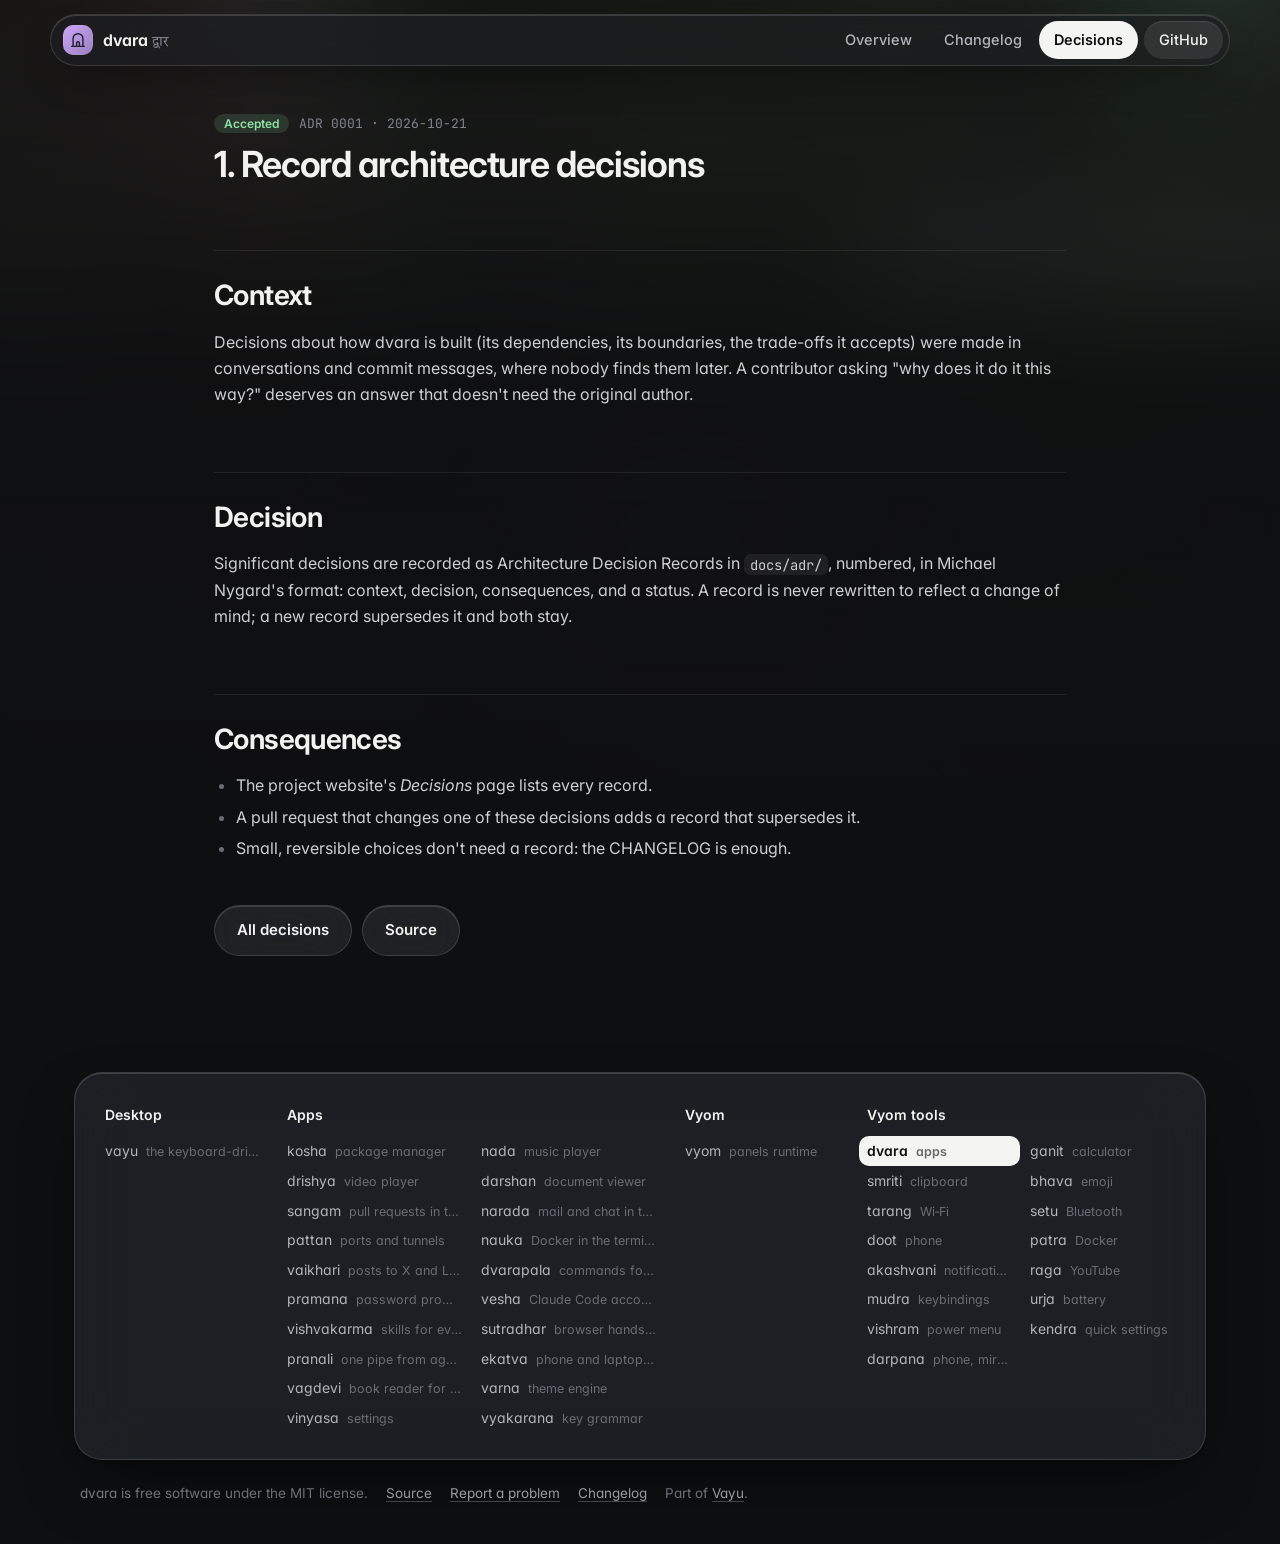
<file: docs/adr/0001-record-architecture-decisions.html>
<!doctype html>
<html lang="en">
<head>
<meta charset="utf-8">
<meta name="viewport" content="width=device-width, initial-scale=1">
<title>ADR 0001: 1. Record architecture decisions · dvara</title>
<meta name="description" content="App launcher: a dock of your most-used apps, matched letters highlighted, switch to running apps, app actions, run a command.">
<meta property="og:title" content="ADR 0001: 1. Record architecture decisions · dvara">
<meta property="og:description" content="App launcher: a dock of your most-used apps, matched letters highlighted, switch to running apps, app actions, run a command.">
<meta name="theme-color" content="#0e0f11">
<link rel="icon" href="../assets/logo.svg" type="image/svg+xml">
<link rel="preconnect" href="https://fonts.googleapis.com">
<link rel="preconnect" href="https://fonts.gstatic.com" crossorigin>
<link href="https://fonts.googleapis.com/css2?family=Inter:wght@400;500;600;700&family=JetBrains+Mono:wght@400;500;600&family=Tiro+Devanagari+Sanskrit&display=swap" rel="stylesheet">
<link rel="stylesheet" href="../assets/site.css">
<style>:root{--tool:#c9b6f2}.backdrop:before{background-image:url("../assets/screenshots/dvara.webp")}</style>
</head>
<body class="sub">
<div class="backdrop" aria-hidden="true"></div>
<header class="top"><div class="in">
<a class="brand" href="../index.html"><img src="../assets/logo.svg" alt=""><span>dvara <small>द्वार</small></span></a>
<nav><a href="../index.html" class="">Overview</a><a href="../changelog.html" class="">Changelog</a><a href="../adr/index.html" class="on hide">Decisions</a><a class="gh" href="https://github.com/Theyashsawarkar/dvara">GitHub</a></nav></div></header>

<div class="wrap solo"><article>
<p class="adrmeta"><span class="status accepted">Accepted</span> <span>ADR 0001 · 2026-10-21</span></p><h2 id="1-record-architecture-decisions"><a class="anchor" href="#1-record-architecture-decisions">#</a>1. Record architecture decisions</h2>
<h2 id="context"><a class="anchor" href="#context">#</a>Context</h2>
<p>Decisions about how dvara is built (its dependencies, its boundaries, the trade-offs it accepts) were made in conversations and commit messages, where nobody finds them later. A contributor asking "why does it do it this way?" deserves an answer that doesn't need the original author.</p>
<h2 id="decision"><a class="anchor" href="#decision">#</a>Decision</h2>
<p>Significant decisions are recorded as Architecture Decision Records in <code>docs/adr/</code>, numbered, in Michael Nygard's format: context, decision, consequences, and a status. A record is never rewritten to reflect a change of mind; a new record supersedes it and both stay.</p>
<h2 id="consequences"><a class="anchor" href="#consequences">#</a>Consequences</h2>
<ul><li>The project website's <em>Decisions</em> page lists every record.</li><li>A pull request that changes one of these decisions adds a record that supersedes it.</li><li>Small, reversible choices don't need a record: the CHANGELOG is enough.</li></ul><p class="back"><a class="btn" href="index.html">All decisions</a><a class="btn" href="https://github.com/Theyashsawarkar/dvara/blob/main/docs/adr/0001-record-architecture-decisions.md">Source</a></p>
</article></div>
<footer><div class="in glass"><div class=""><h4>Desktop</h4><div class="list"><a href="https://vayu.theyashsawarkar.dev/" class="">vayu <span>the keyboard-driven Wayland desktop</span></a></div></div><div class="g2"><h4>Apps</h4><div class="list"><a href="https://kosha.theyashsawarkar.dev/" class="">kosha <span>package manager</span></a><a href="https://nada.theyashsawarkar.dev/" class="">nada <span>music player</span></a><a href="https://drishya.theyashsawarkar.dev/" class="">drishya <span>video player</span></a><a href="https://darshan.theyashsawarkar.dev/" class="">darshan <span>document viewer</span></a><a href="https://sangam.theyashsawarkar.dev/" class="">sangam <span>pull requests in the terminal</span></a><a href="https://narada.theyashsawarkar.dev/" class="">narada <span>mail and chat in the terminal</span></a><a href="https://pattan.theyashsawarkar.dev/" class="">pattan <span>ports and tunnels</span></a><a href="https://nauka.theyashsawarkar.dev/" class="">nauka <span>Docker in the terminal</span></a><a href="https://vaikhari.theyashsawarkar.dev/" class="">vaikhari <span>posts to X and LinkedIn</span></a><a href="https://dvarapala.theyashsawarkar.dev/" class="">dvarapala <span>commands for AI agents, approved</span></a><a href="https://pramana.theyashsawarkar.dev/" class="">pramana <span>password prompts</span></a><a href="https://vesha.theyashsawarkar.dev/" class="">vesha <span>Claude Code accounts</span></a><a href="https://vishvakarma.theyashsawarkar.dev/" class="">vishvakarma <span>skills for every AI agent</span></a><a href="https://sutradhar.theyashsawarkar.dev/" class="">sutradhar <span>browser hands for AI agents</span></a><a href="https://pranali.theyashsawarkar.dev/" class="">pranali <span>one pipe from agents to tools</span></a><a href="https://ekatva.theyashsawarkar.dev/" class="">ekatva <span>phone and laptop, linked</span></a><a href="https://vagdevi.theyashsawarkar.dev/" class="">vagdevi <span>book reader for Android</span></a><a href="https://varna.theyashsawarkar.dev/" class="">varna <span>theme engine</span></a><a href="https://vinyasa.theyashsawarkar.dev/" class="">vinyasa <span>settings</span></a><a href="https://vyakarana.theyashsawarkar.dev/" class="">vyakarana <span>key grammar</span></a></div></div><div class=""><h4>Vyom</h4><div class="list"><a href="https://vyom.theyashsawarkar.dev/" class="">vyom <span>panels runtime</span></a></div></div><div class="g2"><h4>Vyom tools</h4><div class="list"><a href="https://dvara.theyashsawarkar.dev/" class="me" aria-current="page">dvara <span>apps</span></a><a href="https://ganit.theyashsawarkar.dev/" class="">ganit <span>calculator</span></a><a href="https://smriti.theyashsawarkar.dev/" class="">smriti <span>clipboard</span></a><a href="https://bhava.theyashsawarkar.dev/" class="">bhava <span>emoji</span></a><a href="https://tarang.theyashsawarkar.dev/" class="">tarang <span>Wi‑Fi</span></a><a href="https://setu.theyashsawarkar.dev/" class="">setu <span>Bluetooth</span></a><a href="https://doot.theyashsawarkar.dev/" class="">doot <span>phone</span></a><a href="https://patra.theyashsawarkar.dev/" class="">patra <span>Docker</span></a><a href="https://akashvani.theyashsawarkar.dev/" class="">akashvani <span>notifications</span></a><a href="https://raga.theyashsawarkar.dev/" class="">raga <span>YouTube</span></a><a href="https://mudra.theyashsawarkar.dev/" class="">mudra <span>keybindings</span></a><a href="https://urja.theyashsawarkar.dev/" class="">urja <span>battery</span></a><a href="https://vishram.theyashsawarkar.dev/" class="">vishram <span>power menu</span></a><a href="https://kendra.theyashsawarkar.dev/" class="">kendra <span>quick settings</span></a><a href="https://darpana.theyashsawarkar.dev/" class="">darpana <span>phone, mirrored</span></a></div></div></div>
<div class="bottom"><span>dvara is free software under the MIT license.</span><a href="https://github.com/Theyashsawarkar/dvara">Source</a><a href="https://github.com/Theyashsawarkar/dvara/issues">Report a problem</a><a href="../changelog.html">Changelog</a><span>Part of <a href="https://vayu.theyashsawarkar.dev/">Vayu</a>.</span></div></footer>
<script>
document.querySelectorAll('pre.code').forEach(p=>{const b=document.createElement('button');b.className='copy';b.type='button';b.textContent='Copy';
b.onclick=()=>{navigator.clipboard.writeText(p.querySelector('code').innerText).then(()=>{b.textContent='Copied';b.classList.add('done');setTimeout(()=>{b.textContent='Copy';b.classList.remove('done')},1400)})};p.appendChild(b)});
const links=[...document.querySelectorAll('.toc a')];if(links.length){const hs=links.map(a=>document.getElementById(a.hash.slice(1))).filter(Boolean);
const on=()=>{let cur=hs[0];for(const h of hs){if(h.getBoundingClientRect().top<120)cur=h}links.forEach(a=>a.classList.toggle('on',cur&&a.hash==='#'+cur.id))};
addEventListener('scroll',on,{passive:true});on()}
</script>
</body>
</html>
</file>
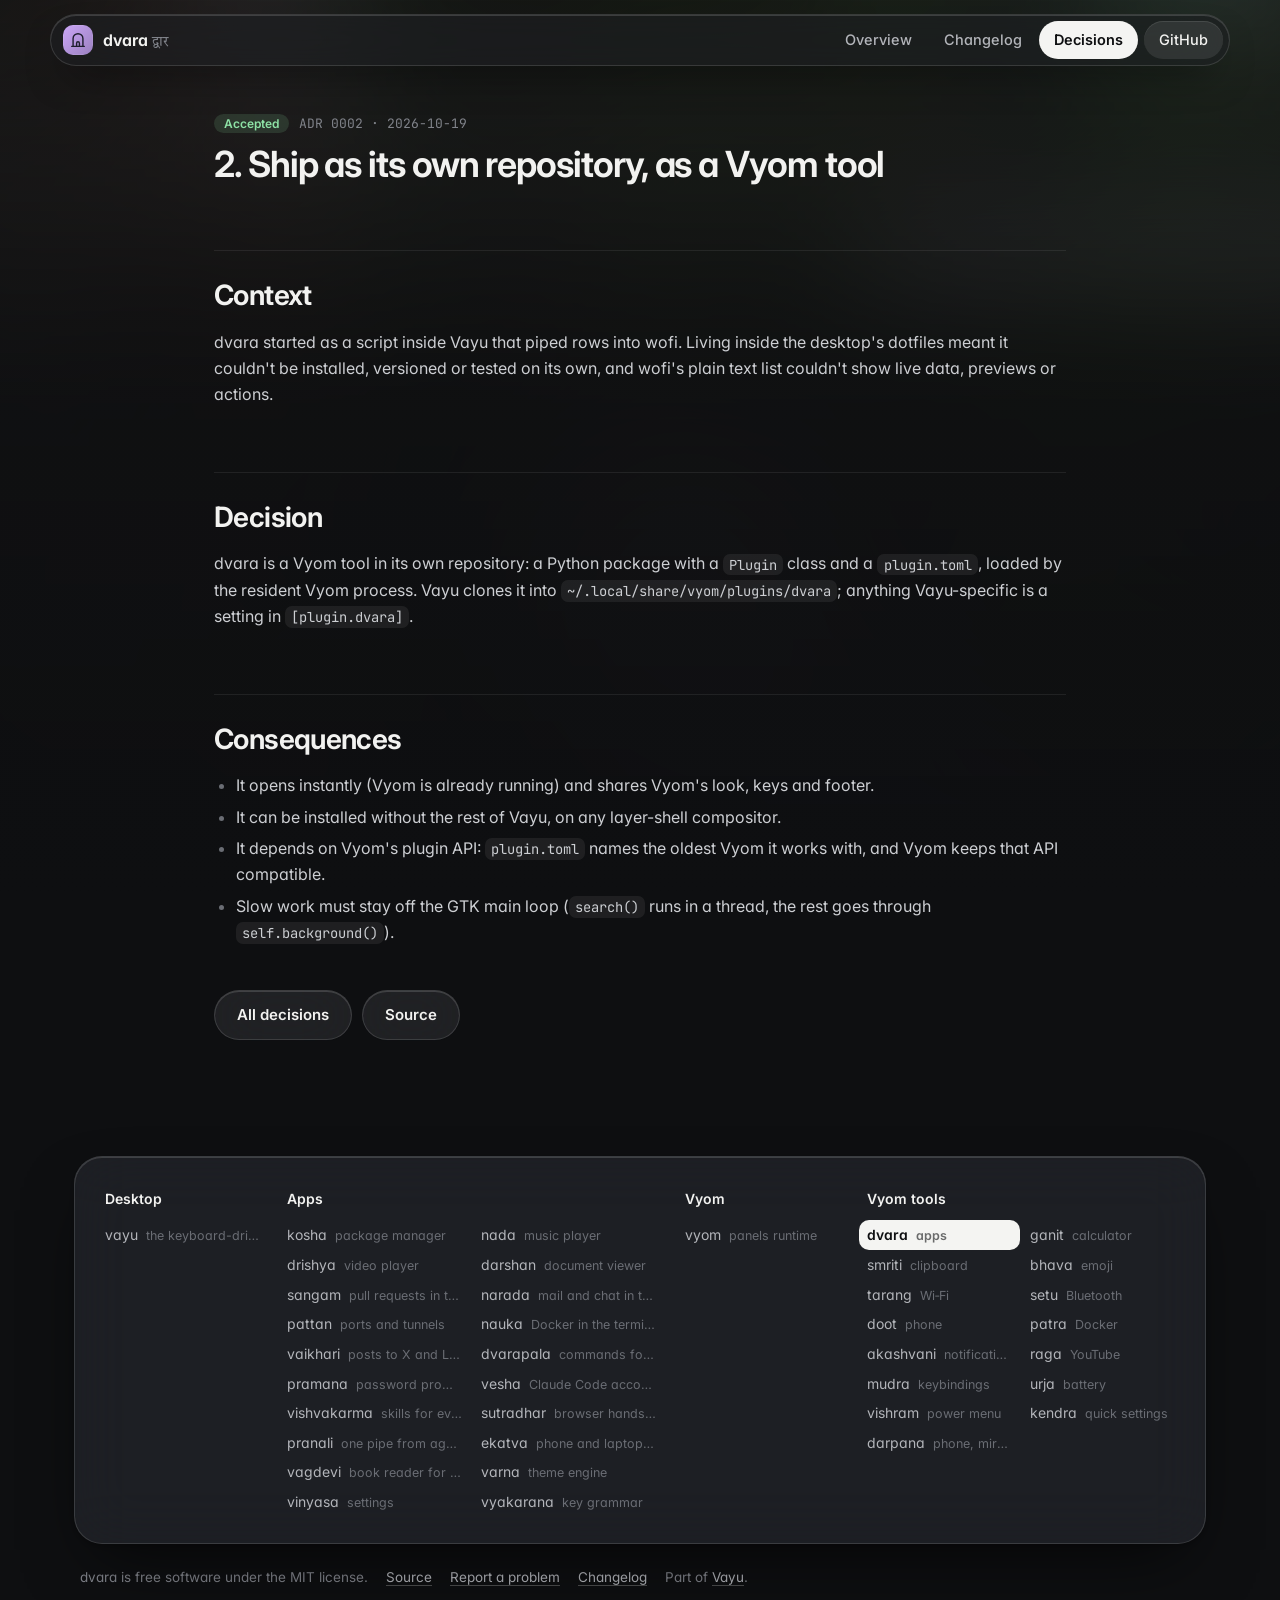
<file: docs/adr/0002-own-repository-as-a-vyom-tool.html>
<!doctype html>
<html lang="en">
<head>
<meta charset="utf-8">
<meta name="viewport" content="width=device-width, initial-scale=1">
<title>ADR 0002: 2. Ship as its own repository, as a Vyom tool · dvara</title>
<meta name="description" content="App launcher: a dock of your most-used apps, matched letters highlighted, switch to running apps, app actions, run a command.">
<meta property="og:title" content="ADR 0002: 2. Ship as its own repository, as a Vyom tool · dvara">
<meta property="og:description" content="App launcher: a dock of your most-used apps, matched letters highlighted, switch to running apps, app actions, run a command.">
<meta name="theme-color" content="#0e0f11">
<link rel="icon" href="../assets/logo.svg" type="image/svg+xml">
<link rel="preconnect" href="https://fonts.googleapis.com">
<link rel="preconnect" href="https://fonts.gstatic.com" crossorigin>
<link href="https://fonts.googleapis.com/css2?family=Inter:wght@400;500;600;700&family=JetBrains+Mono:wght@400;500;600&family=Tiro+Devanagari+Sanskrit&display=swap" rel="stylesheet">
<link rel="stylesheet" href="../assets/site.css">
<style>:root{--tool:#c9b6f2}.backdrop:before{background-image:url("../assets/screenshots/dvara.webp")}</style>
</head>
<body class="sub">
<div class="backdrop" aria-hidden="true"></div>
<header class="top"><div class="in">
<a class="brand" href="../index.html"><img src="../assets/logo.svg" alt=""><span>dvara <small>द्वार</small></span></a>
<nav><a href="../index.html" class="">Overview</a><a href="../changelog.html" class="">Changelog</a><a href="../adr/index.html" class="on hide">Decisions</a><a class="gh" href="https://github.com/Theyashsawarkar/dvara">GitHub</a></nav></div></header>

<div class="wrap solo"><article>
<p class="adrmeta"><span class="status accepted">Accepted</span> <span>ADR 0002 · 2026-10-19</span></p><h2 id="2-ship-as-its-own-repository-as-a-vyom-tool"><a class="anchor" href="#2-ship-as-its-own-repository-as-a-vyom-tool">#</a>2. Ship as its own repository, as a Vyom tool</h2>
<h2 id="context"><a class="anchor" href="#context">#</a>Context</h2>
<p>dvara started as a script inside Vayu that piped rows into wofi. Living inside the desktop's dotfiles meant it couldn't be installed, versioned or tested on its own, and wofi's plain text list couldn't show live data, previews or actions.</p>
<h2 id="decision"><a class="anchor" href="#decision">#</a>Decision</h2>
<p>dvara is a Vyom tool in its own repository: a Python package with a <code>Plugin</code> class and a <code>plugin.toml</code>, loaded by the resident Vyom process. Vayu clones it into <code>~/.local/share/vyom/plugins/dvara</code>; anything Vayu-specific is a setting in <code>[plugin.dvara]</code>.</p>
<h2 id="consequences"><a class="anchor" href="#consequences">#</a>Consequences</h2>
<ul><li>It opens instantly (Vyom is already running) and shares Vyom's look, keys and footer.</li><li>It can be installed without the rest of Vayu, on any layer-shell compositor.</li><li>It depends on Vyom's plugin API: <code>plugin.toml</code> names the oldest Vyom it works with, and Vyom keeps that API compatible.</li><li>Slow work must stay off the GTK main loop (<code>search()</code> runs in a thread, the rest goes through <code>self.background()</code>).</li></ul><p class="back"><a class="btn" href="index.html">All decisions</a><a class="btn" href="https://github.com/Theyashsawarkar/dvara/blob/main/docs/adr/0002-own-repository-as-a-vyom-tool.md">Source</a></p>
</article></div>
<footer><div class="in glass"><div class=""><h4>Desktop</h4><div class="list"><a href="https://vayu.theyashsawarkar.dev/" class="">vayu <span>the keyboard-driven Wayland desktop</span></a></div></div><div class="g2"><h4>Apps</h4><div class="list"><a href="https://kosha.theyashsawarkar.dev/" class="">kosha <span>package manager</span></a><a href="https://nada.theyashsawarkar.dev/" class="">nada <span>music player</span></a><a href="https://drishya.theyashsawarkar.dev/" class="">drishya <span>video player</span></a><a href="https://darshan.theyashsawarkar.dev/" class="">darshan <span>document viewer</span></a><a href="https://sangam.theyashsawarkar.dev/" class="">sangam <span>pull requests in the terminal</span></a><a href="https://narada.theyashsawarkar.dev/" class="">narada <span>mail and chat in the terminal</span></a><a href="https://pattan.theyashsawarkar.dev/" class="">pattan <span>ports and tunnels</span></a><a href="https://nauka.theyashsawarkar.dev/" class="">nauka <span>Docker in the terminal</span></a><a href="https://vaikhari.theyashsawarkar.dev/" class="">vaikhari <span>posts to X and LinkedIn</span></a><a href="https://dvarapala.theyashsawarkar.dev/" class="">dvarapala <span>commands for AI agents, approved</span></a><a href="https://pramana.theyashsawarkar.dev/" class="">pramana <span>password prompts</span></a><a href="https://vesha.theyashsawarkar.dev/" class="">vesha <span>Claude Code accounts</span></a><a href="https://vishvakarma.theyashsawarkar.dev/" class="">vishvakarma <span>skills for every AI agent</span></a><a href="https://sutradhar.theyashsawarkar.dev/" class="">sutradhar <span>browser hands for AI agents</span></a><a href="https://pranali.theyashsawarkar.dev/" class="">pranali <span>one pipe from agents to tools</span></a><a href="https://ekatva.theyashsawarkar.dev/" class="">ekatva <span>phone and laptop, linked</span></a><a href="https://vagdevi.theyashsawarkar.dev/" class="">vagdevi <span>book reader for Android</span></a><a href="https://varna.theyashsawarkar.dev/" class="">varna <span>theme engine</span></a><a href="https://vinyasa.theyashsawarkar.dev/" class="">vinyasa <span>settings</span></a><a href="https://vyakarana.theyashsawarkar.dev/" class="">vyakarana <span>key grammar</span></a></div></div><div class=""><h4>Vyom</h4><div class="list"><a href="https://vyom.theyashsawarkar.dev/" class="">vyom <span>panels runtime</span></a></div></div><div class="g2"><h4>Vyom tools</h4><div class="list"><a href="https://dvara.theyashsawarkar.dev/" class="me" aria-current="page">dvara <span>apps</span></a><a href="https://ganit.theyashsawarkar.dev/" class="">ganit <span>calculator</span></a><a href="https://smriti.theyashsawarkar.dev/" class="">smriti <span>clipboard</span></a><a href="https://bhava.theyashsawarkar.dev/" class="">bhava <span>emoji</span></a><a href="https://tarang.theyashsawarkar.dev/" class="">tarang <span>Wi‑Fi</span></a><a href="https://setu.theyashsawarkar.dev/" class="">setu <span>Bluetooth</span></a><a href="https://doot.theyashsawarkar.dev/" class="">doot <span>phone</span></a><a href="https://patra.theyashsawarkar.dev/" class="">patra <span>Docker</span></a><a href="https://akashvani.theyashsawarkar.dev/" class="">akashvani <span>notifications</span></a><a href="https://raga.theyashsawarkar.dev/" class="">raga <span>YouTube</span></a><a href="https://mudra.theyashsawarkar.dev/" class="">mudra <span>keybindings</span></a><a href="https://urja.theyashsawarkar.dev/" class="">urja <span>battery</span></a><a href="https://vishram.theyashsawarkar.dev/" class="">vishram <span>power menu</span></a><a href="https://kendra.theyashsawarkar.dev/" class="">kendra <span>quick settings</span></a><a href="https://darpana.theyashsawarkar.dev/" class="">darpana <span>phone, mirrored</span></a></div></div></div>
<div class="bottom"><span>dvara is free software under the MIT license.</span><a href="https://github.com/Theyashsawarkar/dvara">Source</a><a href="https://github.com/Theyashsawarkar/dvara/issues">Report a problem</a><a href="../changelog.html">Changelog</a><span>Part of <a href="https://vayu.theyashsawarkar.dev/">Vayu</a>.</span></div></footer>
<script>
document.querySelectorAll('pre.code').forEach(p=>{const b=document.createElement('button');b.className='copy';b.type='button';b.textContent='Copy';
b.onclick=()=>{navigator.clipboard.writeText(p.querySelector('code').innerText).then(()=>{b.textContent='Copied';b.classList.add('done');setTimeout(()=>{b.textContent='Copy';b.classList.remove('done')},1400)})};p.appendChild(b)});
const links=[...document.querySelectorAll('.toc a')];if(links.length){const hs=links.map(a=>document.getElementById(a.hash.slice(1))).filter(Boolean);
const on=()=>{let cur=hs[0];for(const h of hs){if(h.getBoundingClientRect().top<120)cur=h}links.forEach(a=>a.classList.toggle('on',cur&&a.hash==='#'+cur.id))};
addEventListener('scroll',on,{passive:true});on()}
</script>
</body>
</html>
</file>
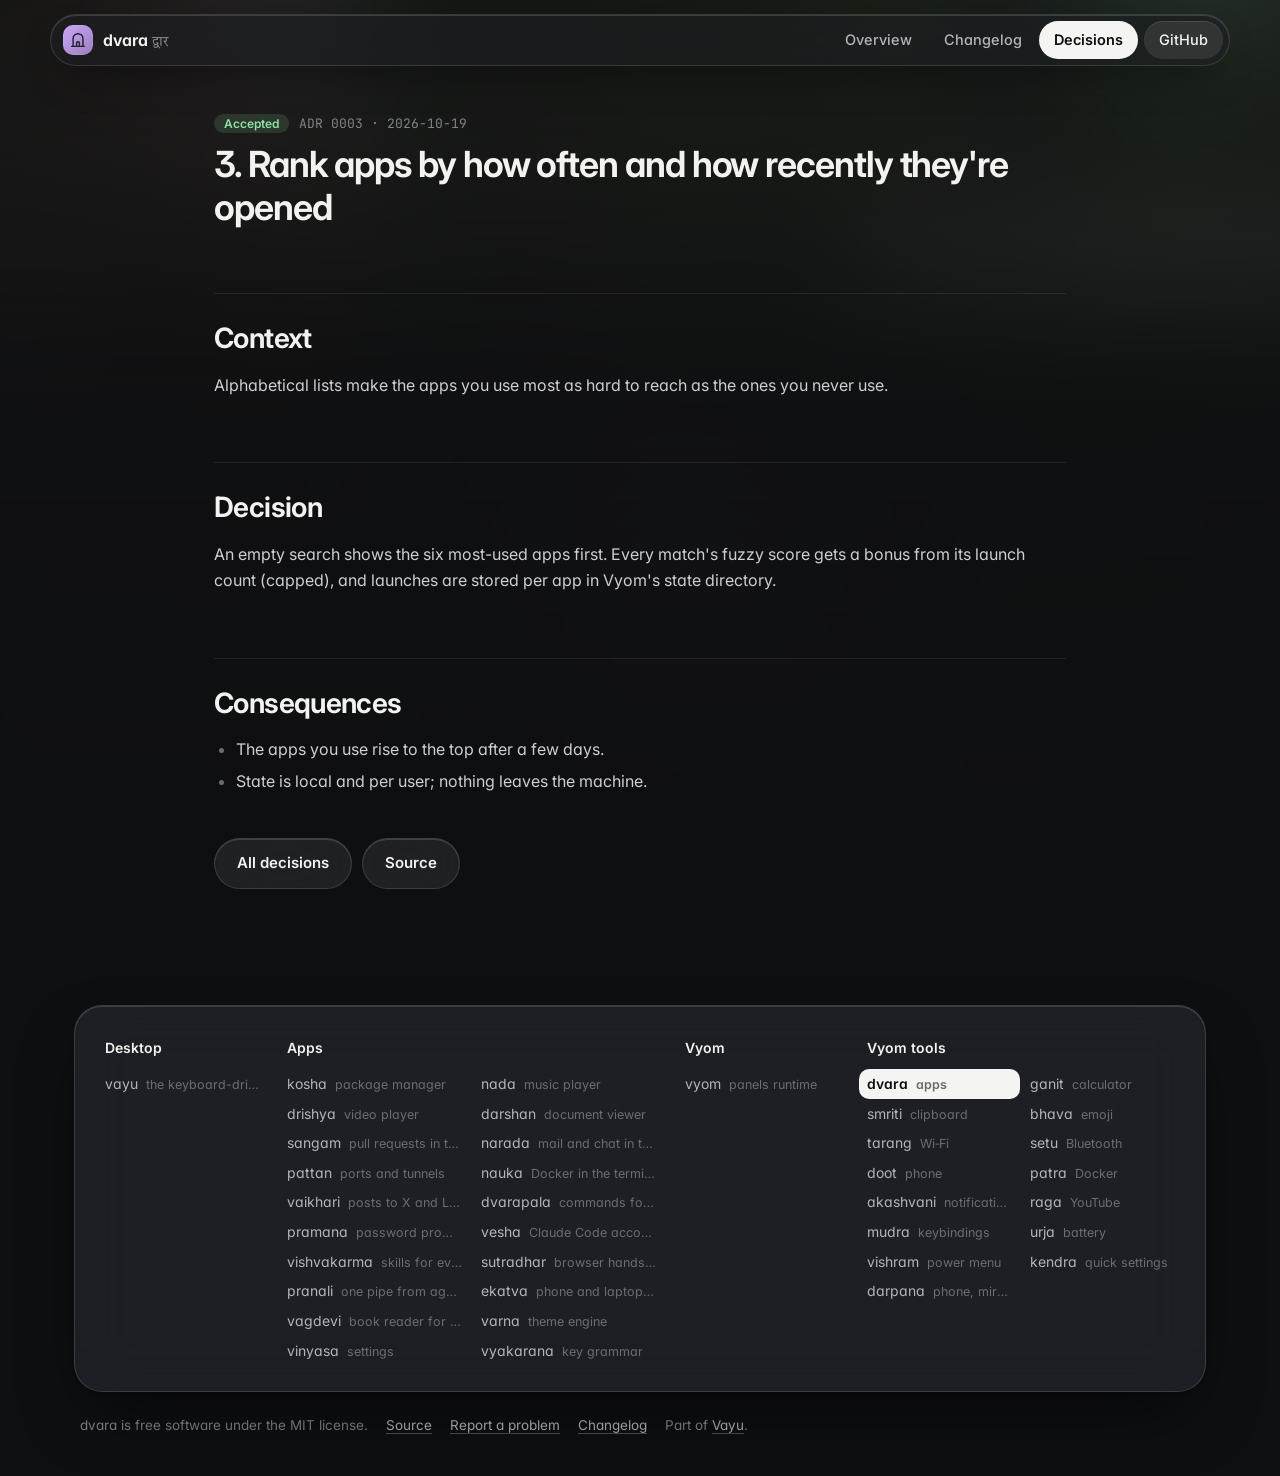
<file: docs/adr/0003-rank-by-frecency.html>
<!doctype html>
<html lang="en">
<head>
<meta charset="utf-8">
<meta name="viewport" content="width=device-width, initial-scale=1">
<title>ADR 0003: 3. Rank apps by how often and how recently they&#x27;re opened · dvara</title>
<meta name="description" content="App launcher: a dock of your most-used apps, matched letters highlighted, switch to running apps, app actions, run a command.">
<meta property="og:title" content="ADR 0003: 3. Rank apps by how often and how recently they&#x27;re opened · dvara">
<meta property="og:description" content="App launcher: a dock of your most-used apps, matched letters highlighted, switch to running apps, app actions, run a command.">
<meta name="theme-color" content="#0e0f11">
<link rel="icon" href="../assets/logo.svg" type="image/svg+xml">
<link rel="preconnect" href="https://fonts.googleapis.com">
<link rel="preconnect" href="https://fonts.gstatic.com" crossorigin>
<link href="https://fonts.googleapis.com/css2?family=Inter:wght@400;500;600;700&family=JetBrains+Mono:wght@400;500;600&family=Tiro+Devanagari+Sanskrit&display=swap" rel="stylesheet">
<link rel="stylesheet" href="../assets/site.css">
<style>:root{--tool:#c9b6f2}.backdrop:before{background-image:url("../assets/screenshots/dvara.webp")}</style>
</head>
<body class="sub">
<div class="backdrop" aria-hidden="true"></div>
<header class="top"><div class="in">
<a class="brand" href="../index.html"><img src="../assets/logo.svg" alt=""><span>dvara <small>द्वार</small></span></a>
<nav><a href="../index.html" class="">Overview</a><a href="../changelog.html" class="">Changelog</a><a href="../adr/index.html" class="on hide">Decisions</a><a class="gh" href="https://github.com/Theyashsawarkar/dvara">GitHub</a></nav></div></header>

<div class="wrap solo"><article>
<p class="adrmeta"><span class="status accepted">Accepted</span> <span>ADR 0003 · 2026-10-19</span></p><h2 id="3-rank-apps-by-how-often-and-how-recently-theyre-opened"><a class="anchor" href="#3-rank-apps-by-how-often-and-how-recently-theyre-opened">#</a>3. Rank apps by how often and how recently they're opened</h2>
<h2 id="context"><a class="anchor" href="#context">#</a>Context</h2>
<p>Alphabetical lists make the apps you use most as hard to reach as the ones you never use.</p>
<h2 id="decision"><a class="anchor" href="#decision">#</a>Decision</h2>
<p>An empty search shows the six most-used apps first. Every match's fuzzy score gets a bonus from its launch count (capped), and launches are stored per app in Vyom's state directory.</p>
<h2 id="consequences"><a class="anchor" href="#consequences">#</a>Consequences</h2>
<ul><li>The apps you use rise to the top after a few days.</li><li>State is local and per user; nothing leaves the machine.</li></ul><p class="back"><a class="btn" href="index.html">All decisions</a><a class="btn" href="https://github.com/Theyashsawarkar/dvara/blob/main/docs/adr/0003-rank-by-frecency.md">Source</a></p>
</article></div>
<footer><div class="in glass"><div class=""><h4>Desktop</h4><div class="list"><a href="https://vayu.theyashsawarkar.dev/" class="">vayu <span>the keyboard-driven Wayland desktop</span></a></div></div><div class="g2"><h4>Apps</h4><div class="list"><a href="https://kosha.theyashsawarkar.dev/" class="">kosha <span>package manager</span></a><a href="https://nada.theyashsawarkar.dev/" class="">nada <span>music player</span></a><a href="https://drishya.theyashsawarkar.dev/" class="">drishya <span>video player</span></a><a href="https://darshan.theyashsawarkar.dev/" class="">darshan <span>document viewer</span></a><a href="https://sangam.theyashsawarkar.dev/" class="">sangam <span>pull requests in the terminal</span></a><a href="https://narada.theyashsawarkar.dev/" class="">narada <span>mail and chat in the terminal</span></a><a href="https://pattan.theyashsawarkar.dev/" class="">pattan <span>ports and tunnels</span></a><a href="https://nauka.theyashsawarkar.dev/" class="">nauka <span>Docker in the terminal</span></a><a href="https://vaikhari.theyashsawarkar.dev/" class="">vaikhari <span>posts to X and LinkedIn</span></a><a href="https://dvarapala.theyashsawarkar.dev/" class="">dvarapala <span>commands for AI agents, approved</span></a><a href="https://pramana.theyashsawarkar.dev/" class="">pramana <span>password prompts</span></a><a href="https://vesha.theyashsawarkar.dev/" class="">vesha <span>Claude Code accounts</span></a><a href="https://vishvakarma.theyashsawarkar.dev/" class="">vishvakarma <span>skills for every AI agent</span></a><a href="https://sutradhar.theyashsawarkar.dev/" class="">sutradhar <span>browser hands for AI agents</span></a><a href="https://pranali.theyashsawarkar.dev/" class="">pranali <span>one pipe from agents to tools</span></a><a href="https://ekatva.theyashsawarkar.dev/" class="">ekatva <span>phone and laptop, linked</span></a><a href="https://vagdevi.theyashsawarkar.dev/" class="">vagdevi <span>book reader for Android</span></a><a href="https://varna.theyashsawarkar.dev/" class="">varna <span>theme engine</span></a><a href="https://vinyasa.theyashsawarkar.dev/" class="">vinyasa <span>settings</span></a><a href="https://vyakarana.theyashsawarkar.dev/" class="">vyakarana <span>key grammar</span></a></div></div><div class=""><h4>Vyom</h4><div class="list"><a href="https://vyom.theyashsawarkar.dev/" class="">vyom <span>panels runtime</span></a></div></div><div class="g2"><h4>Vyom tools</h4><div class="list"><a href="https://dvara.theyashsawarkar.dev/" class="me" aria-current="page">dvara <span>apps</span></a><a href="https://ganit.theyashsawarkar.dev/" class="">ganit <span>calculator</span></a><a href="https://smriti.theyashsawarkar.dev/" class="">smriti <span>clipboard</span></a><a href="https://bhava.theyashsawarkar.dev/" class="">bhava <span>emoji</span></a><a href="https://tarang.theyashsawarkar.dev/" class="">tarang <span>Wi‑Fi</span></a><a href="https://setu.theyashsawarkar.dev/" class="">setu <span>Bluetooth</span></a><a href="https://doot.theyashsawarkar.dev/" class="">doot <span>phone</span></a><a href="https://patra.theyashsawarkar.dev/" class="">patra <span>Docker</span></a><a href="https://akashvani.theyashsawarkar.dev/" class="">akashvani <span>notifications</span></a><a href="https://raga.theyashsawarkar.dev/" class="">raga <span>YouTube</span></a><a href="https://mudra.theyashsawarkar.dev/" class="">mudra <span>keybindings</span></a><a href="https://urja.theyashsawarkar.dev/" class="">urja <span>battery</span></a><a href="https://vishram.theyashsawarkar.dev/" class="">vishram <span>power menu</span></a><a href="https://kendra.theyashsawarkar.dev/" class="">kendra <span>quick settings</span></a><a href="https://darpana.theyashsawarkar.dev/" class="">darpana <span>phone, mirrored</span></a></div></div></div>
<div class="bottom"><span>dvara is free software under the MIT license.</span><a href="https://github.com/Theyashsawarkar/dvara">Source</a><a href="https://github.com/Theyashsawarkar/dvara/issues">Report a problem</a><a href="../changelog.html">Changelog</a><span>Part of <a href="https://vayu.theyashsawarkar.dev/">Vayu</a>.</span></div></footer>
<script>
document.querySelectorAll('pre.code').forEach(p=>{const b=document.createElement('button');b.className='copy';b.type='button';b.textContent='Copy';
b.onclick=()=>{navigator.clipboard.writeText(p.querySelector('code').innerText).then(()=>{b.textContent='Copied';b.classList.add('done');setTimeout(()=>{b.textContent='Copy';b.classList.remove('done')},1400)})};p.appendChild(b)});
const links=[...document.querySelectorAll('.toc a')];if(links.length){const hs=links.map(a=>document.getElementById(a.hash.slice(1))).filter(Boolean);
const on=()=>{let cur=hs[0];for(const h of hs){if(h.getBoundingClientRect().top<120)cur=h}links.forEach(a=>a.classList.toggle('on',cur&&a.hash==='#'+cur.id))};
addEventListener('scroll',on,{passive:true});on()}
</script>
</body>
</html>
</file>
<file: docs/assets/site.css>
/* Vayu's Spatial look (the same as vayu.theyashsawarkar.dev): graphite
   glass floating over the tool's own screenshot, blurred far out of focus;
   very round; where you are is a near-white pill or brighter glass; no
   glows; colour only where it means something. The tool's own colour
   (--tool) is only its signature: the release dots. */
:root{--crust:#0e0f11;--mantle:#141518;--base:#1b1c20;--s0:#2a2c31;--s1:#3a3c42;--ov0:#6a6d74;--ov1:#80838a;
--sub0:#b3b5ba;--sub1:#cdcfd3;--text:#f2f2f0;--accent:#f4f4f2;--green:#8ee2a6;--peach:#f7b07d;--red:#ff9389;--blue:#93c4ff;--yellow:#f3d47f;
--glass:rgba(52,54,60,.44);--hi:rgba(255,255,255,.09);--rim:rgba(255,255,255,.13);--lit:inset 0 1px 0 rgba(255,255,255,.15);
--float:0 30px 70px -24px rgba(0,0,0,.7),0 2px 6px rgba(0,0,0,.25);--blur:blur(28px) saturate(160%);
--ui:"Inter","Adwaita Sans",system-ui,sans-serif;--mono:"JetBrains Mono","JetBrainsMono Nerd Font",ui-monospace,monospace;
--sa:"Tiro Devanagari Sanskrit","Noto Serif Devanagari",serif;color-scheme:dark}
*{box-sizing:border-box}html{scroll-behavior:smooth;scroll-padding-top:96px}
body{margin:0;min-height:100vh;background:var(--crust);color:var(--text);font:16px/1.65 var(--ui);-webkit-font-smoothing:antialiased;font-feature-settings:"cv11","ss01"}
/* the backdrop: the tool's screenshot, out of focus, fading to graphite */
.backdrop{position:fixed;inset:0;z-index:-1;overflow:hidden;pointer-events:none}
.backdrop:before{content:"";position:absolute;inset:-12%;background:center/cover no-repeat;filter:blur(64px) saturate(1.25) brightness(.62);transform:translateZ(0)}
.backdrop:after{content:"";position:absolute;inset:0;background:linear-gradient(to bottom,rgba(14,15,17,.25),rgba(14,15,17,.8) 60%,var(--crust))}
.backdrop.none:before{background:radial-gradient(60% 50% at 50% 0%,color-mix(in srgb,var(--tool) 22%,transparent),transparent 70%);filter:none}
.sub .backdrop:after{background:linear-gradient(to bottom,rgba(14,15,17,.55),rgba(14,15,17,.93) 45%,var(--crust))}
a{color:var(--accent);text-decoration:underline;text-decoration-color:rgba(244,244,242,.3);text-underline-offset:3px}
a:hover{text-decoration-color:currentColor}
code{font:.86em var(--mono);background:rgba(255,255,255,.07);padding:.14em .45em;border-radius:7px;color:var(--sub1)}
kbd{display:inline-block;min-width:1.7em;padding:.05em .45em;font:500 .8em/1.6 var(--mono);text-align:center;color:var(--text);background:rgba(255,255,255,.08);border:1px solid rgba(255,255,255,.14);border-bottom-width:2px;border-radius:8px}
img{max-width:100%;height:auto}
:focus-visible{outline:2px solid var(--accent);outline-offset:3px;border-radius:10px}
.glass{background:var(--glass);-webkit-backdrop-filter:var(--blur);backdrop-filter:var(--blur);border:1px solid var(--rim);box-shadow:var(--lit),var(--float)}
/* nav: a floating glass capsule; the page you're on is the near-white pill */
.top{position:sticky;top:0;z-index:20;padding:14px 24px 0}
.top .in{max-width:1180px;margin:0 auto;padding:6px 6px 6px 10px;display:flex;align-items:center;gap:18px;border-radius:999px;
background:rgba(30,31,35,.62);-webkit-backdrop-filter:var(--blur);backdrop-filter:var(--blur);border:1px solid var(--rim);box-shadow:var(--lit),0 18px 40px -18px rgba(0,0,0,.7)}
.brand{display:flex;align-items:center;gap:10px;font-weight:650;font-size:16px;color:var(--text);text-decoration:none;padding:2px 6px 2px 2px;border-radius:999px}
.brand img{width:30px;height:30px;border-radius:10px}.brand small{font:400 14px var(--sa);color:var(--ov1)}
.top nav{display:flex;gap:2px;margin-left:auto}
.top nav a{color:var(--sub0);padding:7px 15px;border-radius:999px;font-size:14.5px;font-weight:500;text-decoration:none;white-space:nowrap;transition:background-color .15s,color .15s}
.top nav a:hover{background:rgba(255,255,255,.08);color:var(--text)}
.top nav a.on{background:var(--accent);color:var(--crust);font-weight:600}
.top nav a.gh{color:var(--text);background:rgba(255,255,255,.09);box-shadow:inset 0 1px 0 rgba(255,255,255,.1);margin-left:4px}.top nav a.gh:hover{background:rgba(255,255,255,.15)}
/* hero: the logo, the name, the verse, then the tool itself */
.hero{max-width:860px;margin:0 auto;padding:76px 24px 0;text-align:center}
.hero .logo{width:104px;height:104px;border-radius:28px;box-shadow:0 26px 50px -18px rgba(0,0,0,.8),0 0 0 1px rgba(255,255,255,.08)}
.hero h1{font-size:clamp(46px,7vw,76px);line-height:1;margin:26px 0 10px;letter-spacing:-.04em;font-weight:700}
.hero .sa{font-size:16px;color:var(--sub0)}.hero .sa b{font:400 21px var(--sa);color:var(--sub1);margin-right:6px}.hero .sa i{font-style:normal;color:var(--ov1)}
.hero p.lead{font-size:19.5px;line-height:1.55;color:var(--sub1);max-width:34em;margin:22px auto 0;text-wrap:pretty}
.hero .shloka{margin:34px auto 0;max-width:600px}
.hero .shloka p{margin:0;font:400 21px/1.55 var(--sa);color:var(--text)}
.hero .shloka figcaption{margin-top:10px;font-size:14.5px;color:var(--sub0);text-wrap:pretty}.hero .shloka cite{display:block;margin-top:2px;color:var(--ov1);font-style:normal;font-size:13px}
.cta{display:flex;gap:10px;flex-wrap:wrap;justify-content:center;margin-top:32px}
.btn{display:inline-flex;align-items:center;gap:8px;padding:12px 22px;border-radius:999px;font-weight:600;font-size:15px;color:var(--text);
background:rgba(255,255,255,.08);border:1px solid var(--rim);box-shadow:var(--lit);-webkit-backdrop-filter:var(--blur);backdrop-filter:var(--blur);text-decoration:none;transition:background-color .15s}
.btn:hover{background:rgba(255,255,255,.14)}
.btn.primary{background:var(--accent);color:var(--crust);border-color:transparent;box-shadow:0 10px 30px -12px rgba(0,0,0,.6)}.btn.primary:hover{background:#fff}
.meta{display:flex;gap:6px;flex-wrap:wrap;justify-content:center;margin-top:20px;font-size:13.5px;color:var(--ov1)}
.meta span{padding:4px 12px;border-radius:999px;border:1px solid rgba(255,255,255,.09)}.meta b{color:var(--sub1);font-weight:600}
.shot{max-width:1180px;margin:56px auto 0;padding:0 24px;display:flex;gap:22px;justify-content:center;align-items:flex-start}
.shot img{display:block;border-radius:26px;border:1px solid var(--rim);background:var(--base);box-shadow:0 0 0 6px rgba(255,255,255,.04),0 50px 110px -30px rgba(0,0,0,.85)}
.shot.many img{flex:1 1 0;min-width:0;max-width:300px;border-radius:30px}
.shot figcaption{display:none}
/* layout: a glass "On this page" panel beside the article */
.wrap{max-width:1180px;margin:0 auto;padding:72px 24px 40px;display:grid;grid-template-columns:240px minmax(0,1fr);gap:56px}
.sub .wrap{padding-top:48px}
.wrap.solo{grid-template-columns:minmax(0,1fr);max-width:900px}.wrap.solo article{max-width:none}
.adrmeta+h2{border-top:0;padding-top:0;margin-top:10px;font-size:36px;letter-spacing:-.03em}
article>h2:first-child{font-size:36px;letter-spacing:-.03em}
.toc{position:sticky;top:92px;align-self:start;max-height:calc(100vh - 112px);overflow:auto;scrollbar-width:thin;scrollbar-color:rgba(255,255,255,.15) transparent;
padding:14px 8px 10px;border-radius:24px;background:rgba(30,31,35,.6);-webkit-backdrop-filter:var(--blur);backdrop-filter:var(--blur);border:1px solid var(--rim);box-shadow:var(--lit),0 24px 50px -24px rgba(0,0,0,.7)}
.toc:empty{display:none}
.toc b{display:block;font-size:13px;font-weight:600;color:var(--ov1);margin:0 12px 6px}
.toc a{display:block;color:var(--sub0);padding:6px 12px;border-radius:14px;font-size:13.5px;line-height:1.4;text-decoration:none;transition:background-color .15s,color .15s}
.toc a.l3{padding:4px 12px 4px 24px;font-size:12.5px;color:var(--ov1)}
.toc a:hover{color:var(--text);background:rgba(255,255,255,.06)}
.toc a.on{color:var(--text);background:rgba(255,255,255,.11);box-shadow:inset 0 1px 0 rgba(255,255,255,.12),inset 0 0 0 1px rgba(255,255,255,.08)}
article{min-width:0;max-width:820px}
article h2{font-size:28px;line-height:1.2;letter-spacing:-.022em;margin:64px 0 14px;padding-top:28px;border-top:1px solid rgba(255,255,255,.08);font-weight:650}
article>h2:first-child,article>section:first-child h2{margin-top:0;padding-top:0;border-top:0}
article h3{font-size:19px;margin:34px 0 10px;font-weight:600;letter-spacing:-.01em}article h4{font-size:16px;margin:24px 0 8px;color:var(--sub1)}
article p,article li{color:var(--sub1);overflow-wrap:anywhere}article strong{color:var(--text);font-weight:600}
article .anchor{opacity:0;margin-left:-22px;width:22px;display:inline-block;color:var(--ov0);text-decoration:none}
article h2:hover .anchor,article h3:hover .anchor{opacity:1}
article ul,article ol{padding-left:22px}article li{margin:5px 0}article li::marker{color:var(--ov0)}
article img{border-radius:22px;border:1px solid var(--rim);box-shadow:0 30px 70px -28px rgba(0,0,0,.85)}
article p[align=center]{text-align:center}article p[align=center] img{margin:6px 0}
article blockquote{margin:22px 0;padding:14px 20px;background:rgba(255,255,255,.04);border:1px solid rgba(255,255,255,.08);box-shadow:inset 0 1px 0 rgba(255,255,255,.06);border-radius:20px}
article blockquote p{margin:.2em 0;color:var(--sub0)}
pre.code{position:relative;background:rgba(10,11,13,.6);border:1px solid rgba(255,255,255,.08);border-radius:18px;padding:18px 20px;overflow:auto;font:13.5px/1.65 var(--mono);color:var(--sub1)}
pre.code code{background:none;padding:0;font-size:inherit;color:inherit}
pre.code .copy{position:absolute;top:10px;right:10px;font:600 12.5px var(--ui);padding:5px 13px;border-radius:999px;border:1px solid rgba(255,255,255,.12);background:rgba(255,255,255,.08);color:var(--sub1);cursor:pointer;opacity:0;transition:opacity .15s,background-color .15s}
pre.code:hover .copy,pre.code .copy:focus-visible{opacity:1}pre.code .copy:hover{background:var(--accent);color:var(--crust)}
pre.code .copy.done{background:var(--green);color:var(--crust);border-color:transparent;opacity:1}
.table{overflow:auto;margin:18px 0 22px;border:1px solid rgba(255,255,255,.09);border-radius:20px;background:rgba(255,255,255,.035)}
table{border-collapse:collapse;width:100%;font-size:14.5px}
th{text-align:left;color:var(--ov1);font-size:13px;font-weight:600;padding:12px 16px;border-bottom:1px solid rgba(255,255,255,.08);white-space:nowrap}
td{padding:11px 16px;border-top:1px solid rgba(255,255,255,.05);color:var(--sub1);vertical-align:top}tbody tr:first-child td{border-top:0}
td code{white-space:nowrap}
/* changelog: each release a glass card on a thread */
.release{position:relative;margin:0 0 18px 22px;padding:22px 26px 10px;border-radius:24px;background:rgba(255,255,255,.035);border:1px solid rgba(255,255,255,.08);box-shadow:inset 0 1px 0 rgba(255,255,255,.07)}
.release:before{content:"";position:absolute;left:-23px;top:0;bottom:-18px;width:1px;background:rgba(255,255,255,.1)}
.release:after{content:"";position:absolute;left:-28px;top:30px;width:11px;height:11px;border-radius:50%;background:var(--tool);box-shadow:0 0 0 4px var(--crust)}
.release:last-child:before{bottom:auto;height:30px}
.release h2{margin:0 0 6px;padding:0;border:0;font-size:22px;display:flex;align-items:baseline;flex-wrap:wrap;gap:4px 12px}
.release h2 .date{font:500 13.5px var(--mono);color:var(--ov1)}
.release .tag{font:600 12.5px var(--ui);padding:3px 11px;border-radius:999px;background:rgba(255,255,255,.08);color:var(--sub1);text-decoration:none;margin-left:auto}
.release .tag:hover{background:rgba(255,255,255,.14);color:var(--text)}
.release h3{font-size:15px;color:var(--sub0);margin:18px 0 6px}
/* decisions */
.cards{display:grid;grid-template-columns:repeat(auto-fill,minmax(min(300px,100%),1fr));gap:14px;margin:22px 0}
.card{display:block;background:rgba(255,255,255,.04);border:1px solid rgba(255,255,255,.09);box-shadow:inset 0 1px 0 rgba(255,255,255,.07);border-radius:24px;padding:20px 22px;color:var(--text);text-decoration:none;transition:background-color .15s,border-color .15s}
.card:hover{background:var(--hi);border-color:rgba(255,255,255,.18)}
.card .n{font:500 12.5px var(--mono);color:var(--ov1);display:flex;gap:8px;align-items:center}.card h3{margin:10px 0 6px;font-size:17px;line-height:1.35}.card p{margin:0;color:var(--sub0);font-size:14px}
.status{display:inline-block;font:600 12px var(--ui);padding:2px 10px;border-radius:999px;background:rgba(142,226,166,.14);color:var(--green)}
.status.superseded,.status.deprecated{background:rgba(247,176,125,.14);color:var(--peach)}.status.proposed{background:rgba(147,196,255,.14);color:var(--blue)}
.adrmeta{display:flex;gap:10px;align-items:center;font:13px var(--mono);color:var(--ov1);margin:0 0 6px}
.back{display:flex;gap:10px;margin-top:44px}.back a{text-decoration:none}
/* footer: the family, in one glass panel */
footer{max-width:1180px;margin:60px auto 0;padding:0 24px 40px}
footer .in{display:grid;grid-template-columns:1fr 2.4fr 1fr 2fr;gap:28px;padding:30px 30px 26px;border-radius:28px}
footer h4{margin:0 0 10px;font-size:14px;font-weight:600;color:var(--text)}
footer .list{display:grid;gap:0 18px}footer .g2 .list{grid-template-columns:1fr 1fr}
footer a{display:flex;gap:8px;align-items:baseline;color:var(--sub0);font-size:14px;padding:3px 8px;margin:0 -8px;border-radius:10px;text-decoration:none;min-width:0}
footer a:hover{color:var(--text);background:rgba(255,255,255,.06)}footer a span{color:var(--ov0);font-size:12.5px;white-space:nowrap;overflow:hidden;text-overflow:ellipsis}
footer a.me{color:var(--crust);background:var(--accent);font-weight:600}footer a.me span{color:rgba(14,15,17,.6)}
footer .bottom{display:flex;flex-wrap:wrap;gap:6px 18px;padding:22px 6px 0;color:var(--ov1);font-size:13.5px}
footer .bottom a{display:inline;padding:0;margin:0;font-size:13.5px;color:var(--sub0);text-decoration:underline;text-decoration-color:rgba(255,255,255,.25)}footer .bottom a:hover{background:none}
@media(max-width:1000px){footer .in{grid-template-columns:1fr 1fr}}
@media(max-width:900px){.wrap{grid-template-columns:1fr;gap:28px}.toc{display:none}}
@media(max-width:640px){.top{padding:10px 10px 0}.top .in{gap:6px;padding-left:6px}.brand small,.brand span{display:none}
.top nav{overflow-x:auto;scrollbar-width:none}.top nav::-webkit-scrollbar{display:none}.top nav a{padding:7px 11px;font-size:14px}.top nav a.hide{display:none}
.hero{padding:44px 16px 0}.hero .logo{width:84px;height:84px;border-radius:23px}.hero p.lead{font-size:17px}.hero .shloka p{font-size:18.5px}
.shot{margin-top:36px;padding:0 16px;gap:10px}.shot img{border-radius:16px}.shot.many img{border-radius:18px}
.wrap{padding:52px 16px 32px}article h2{font-size:23px}.release{margin-left:14px;padding:18px 18px 8px}.release:before{left:-15px}.release:after{left:-20px}
footer{padding:0 16px 32px}footer .in{grid-template-columns:1fr;padding:22px 20px}footer .g2 .list{grid-template-columns:1fr}}
@media(prefers-reduced-motion:reduce){html{scroll-behavior:auto}*{transition:none!important}}
</file>
